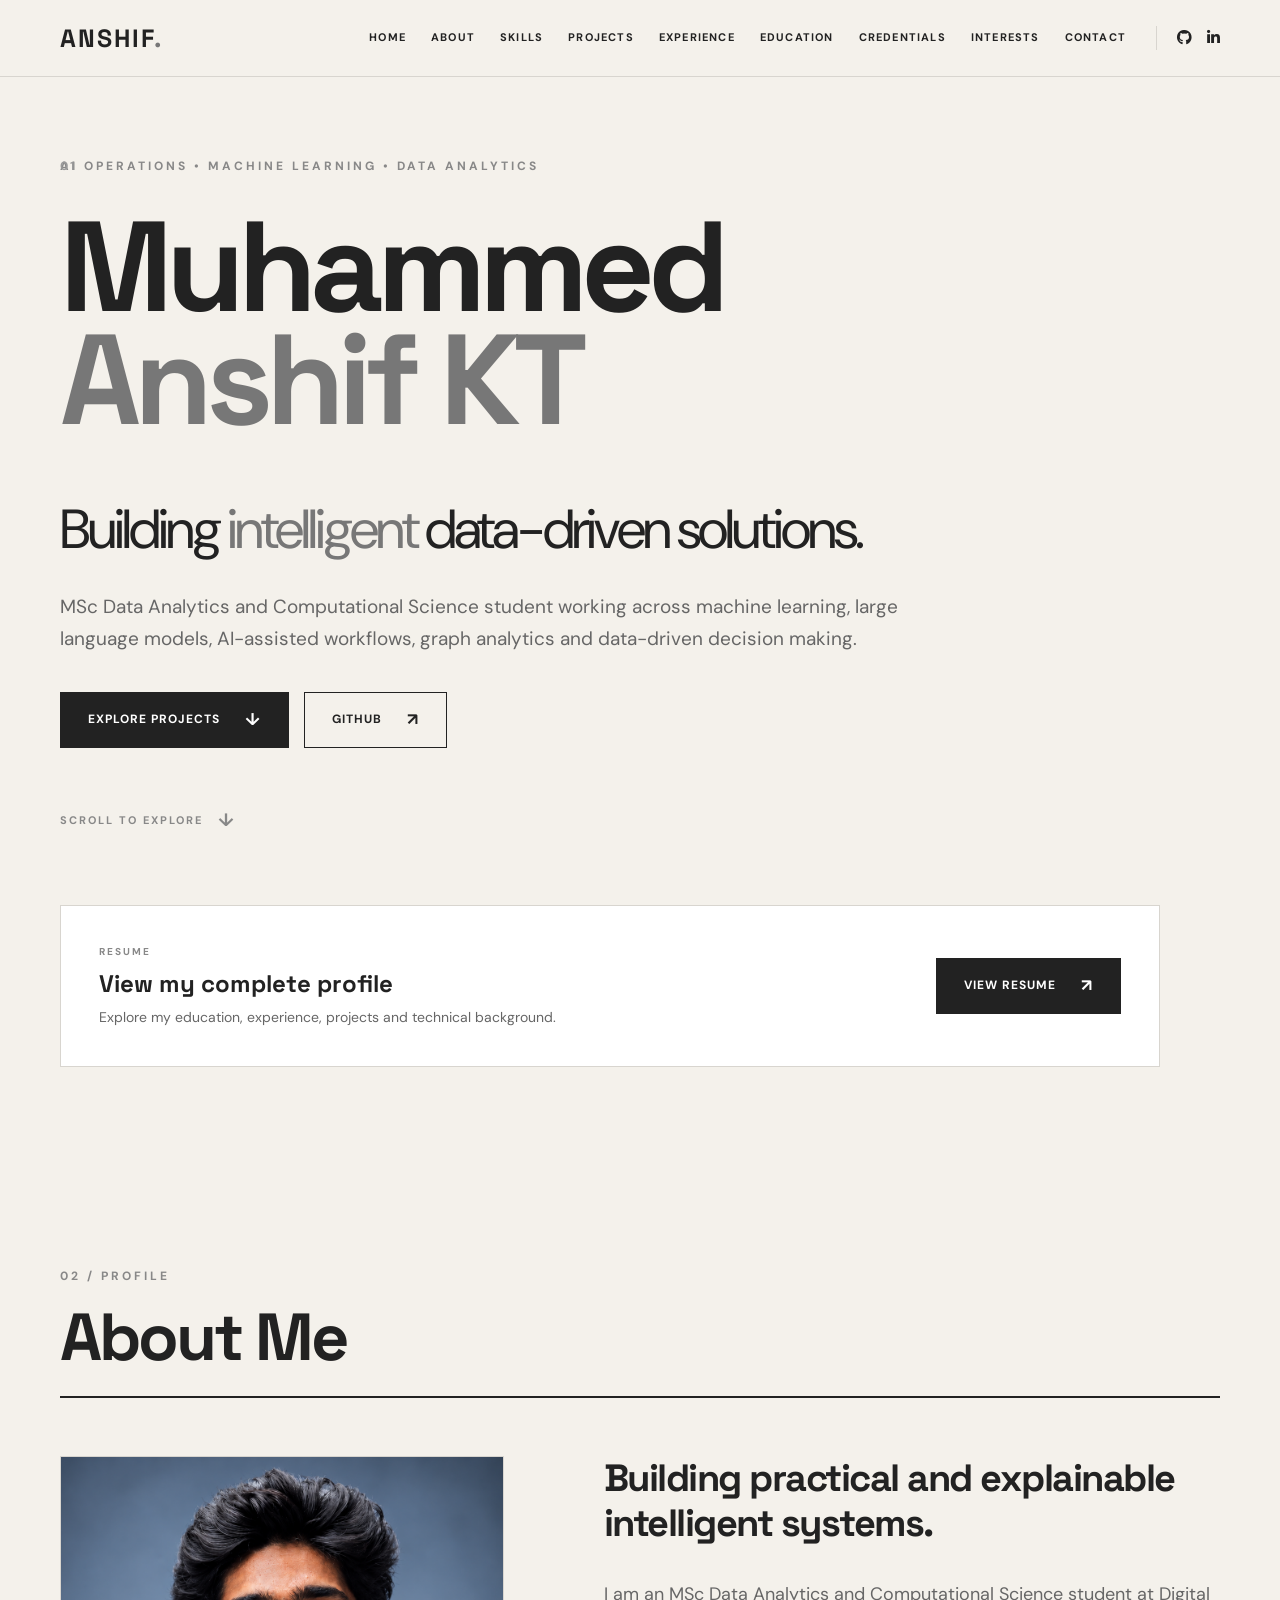
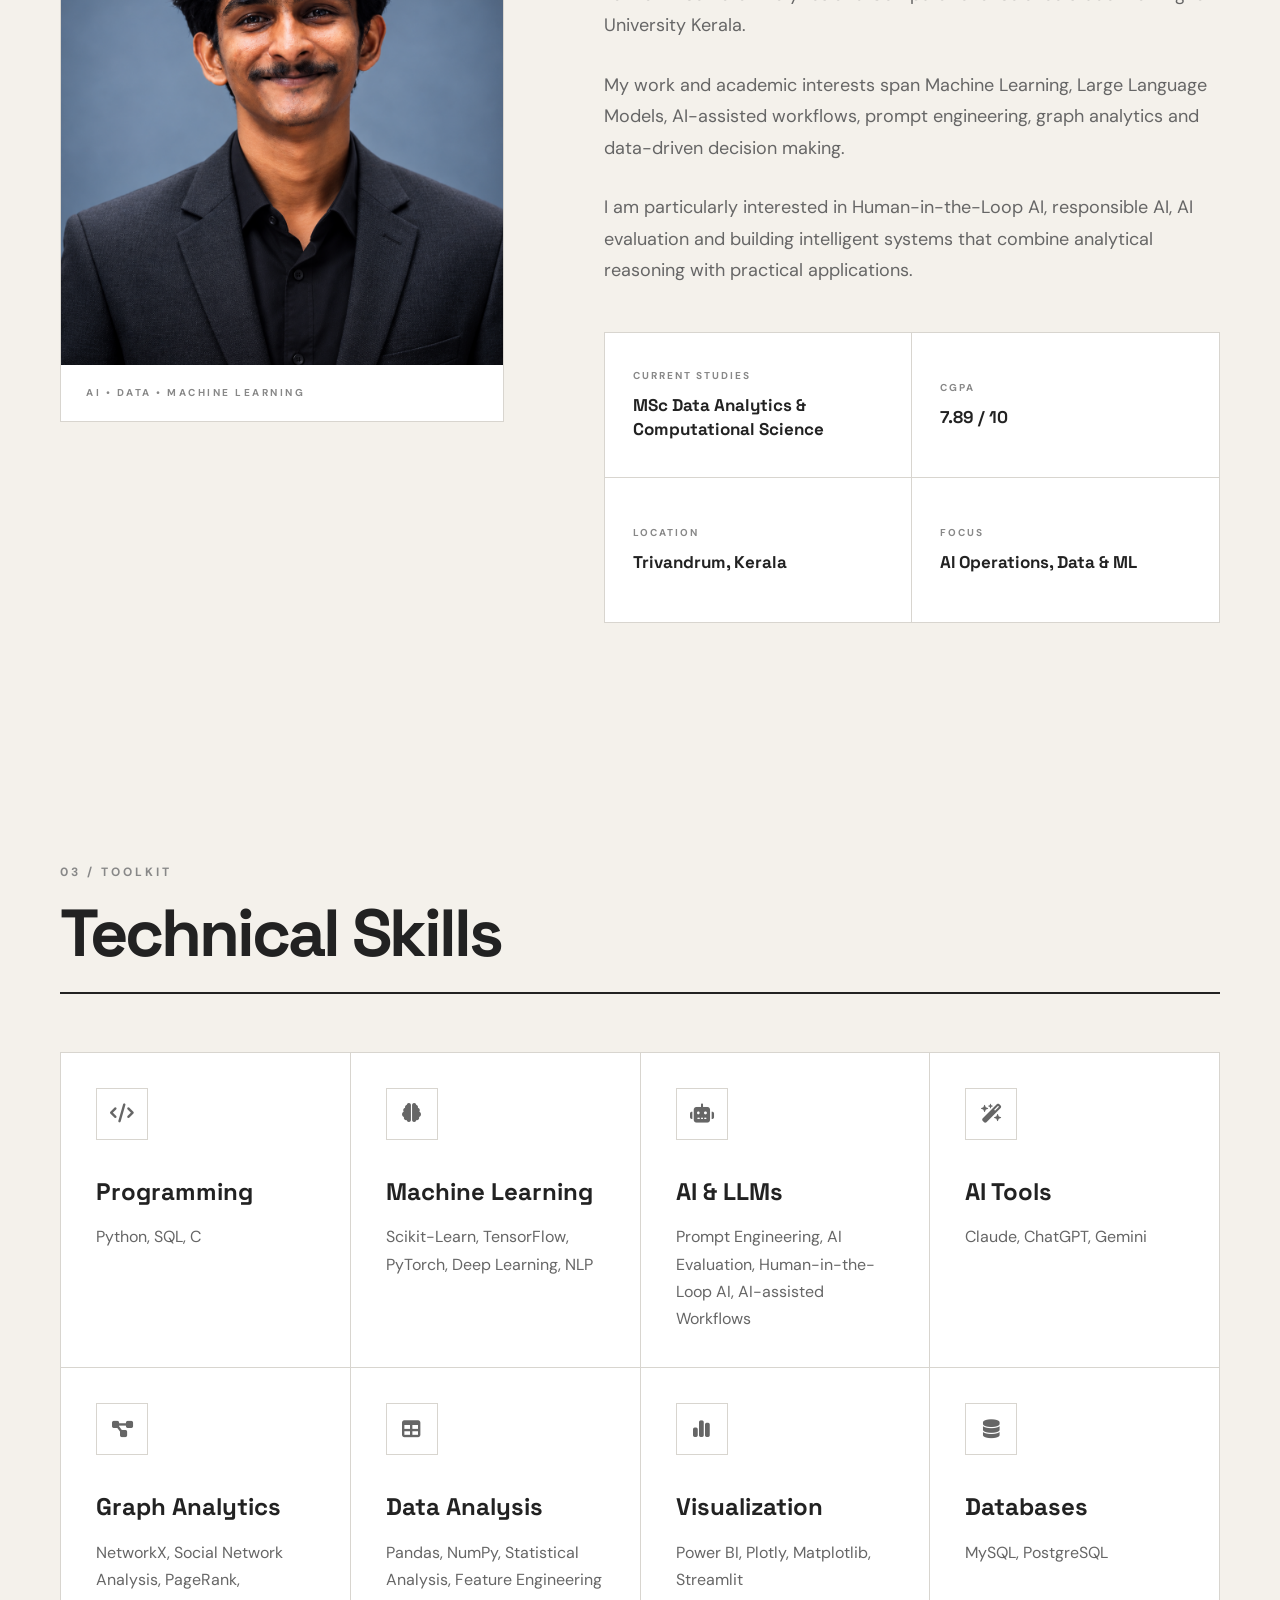
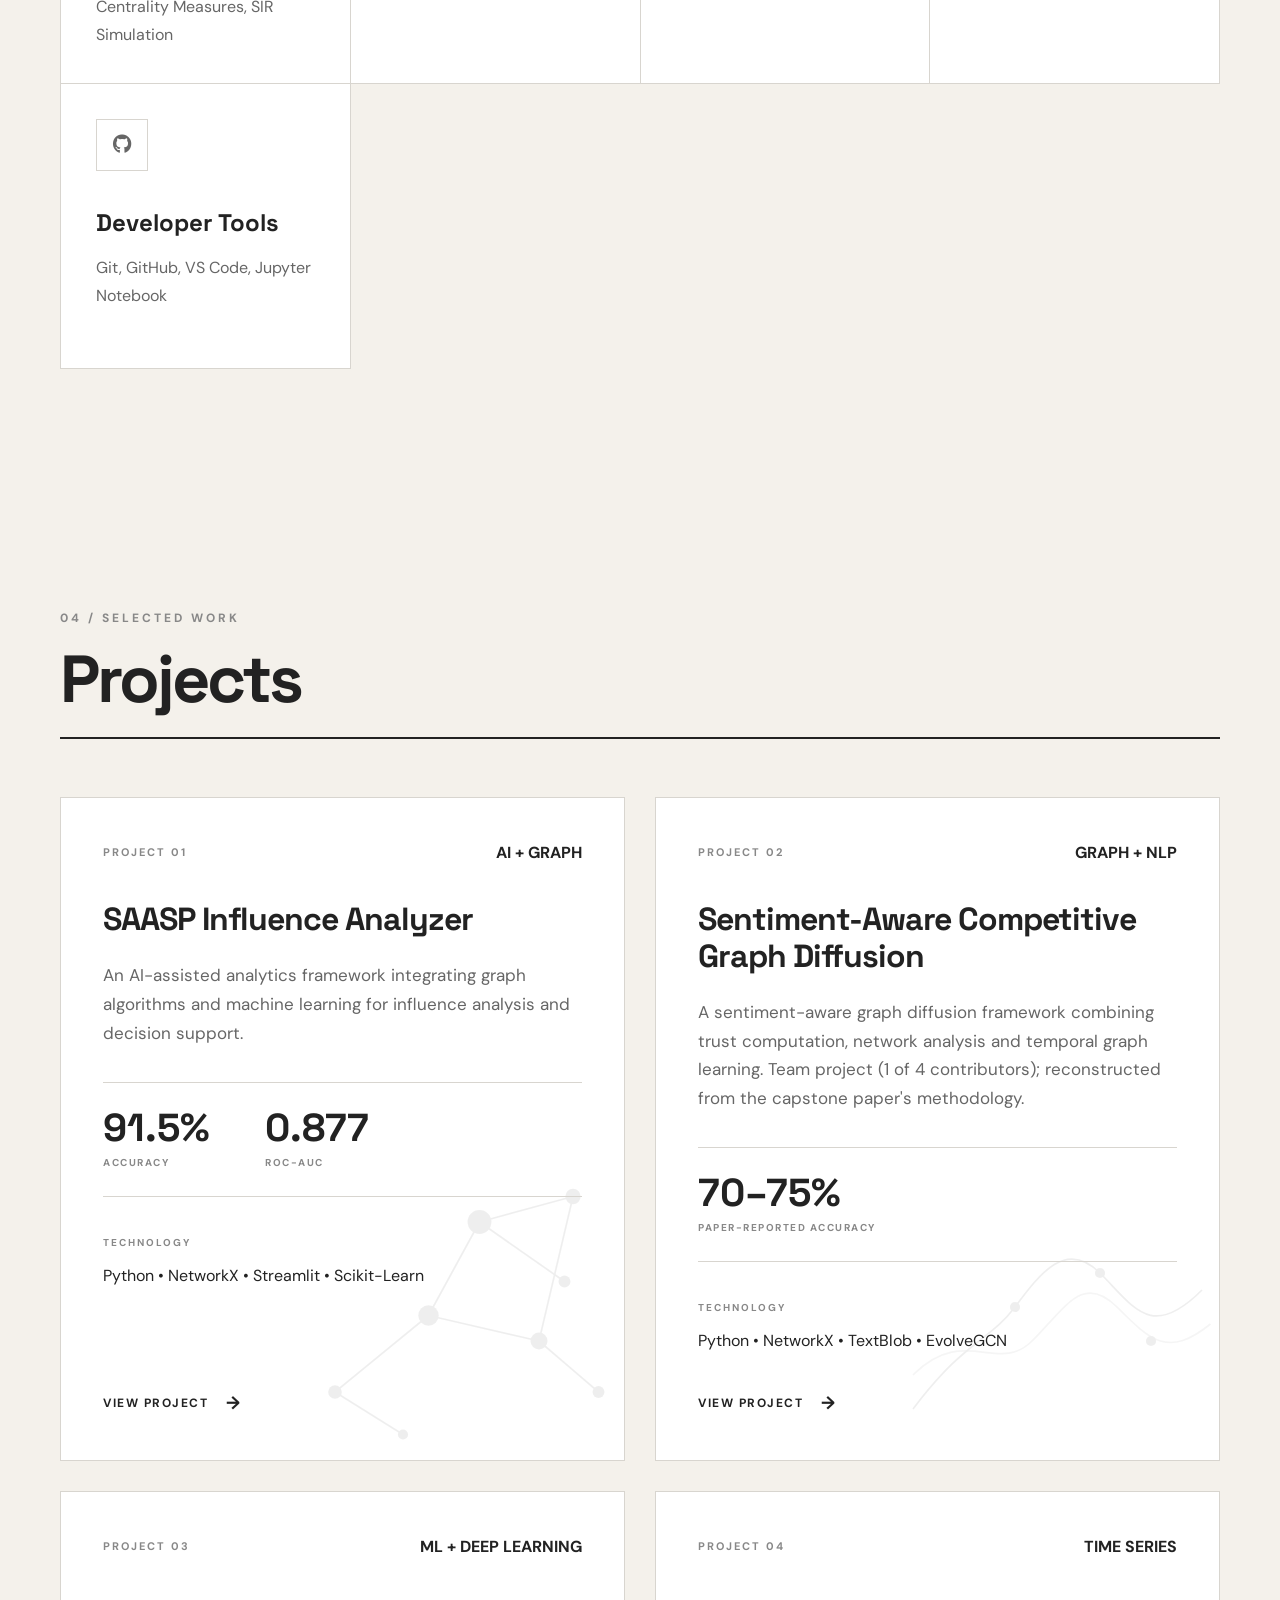
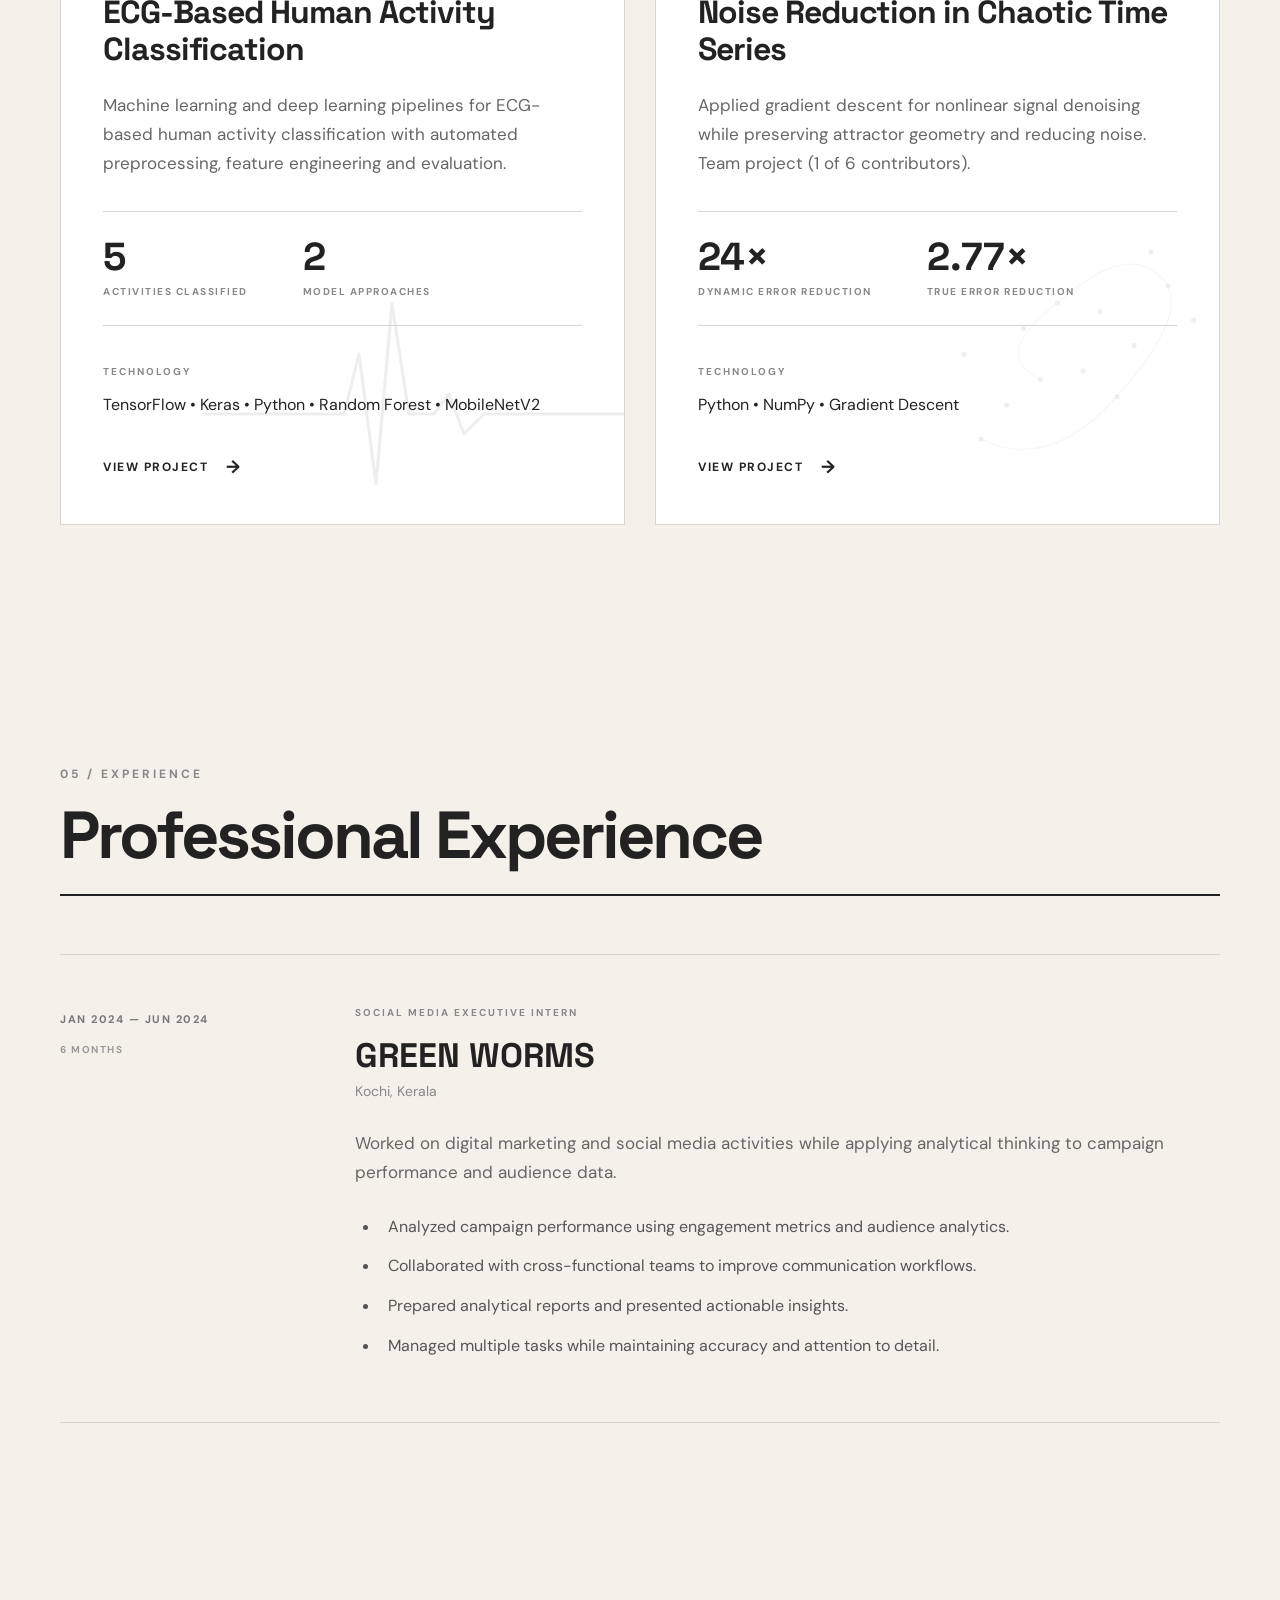
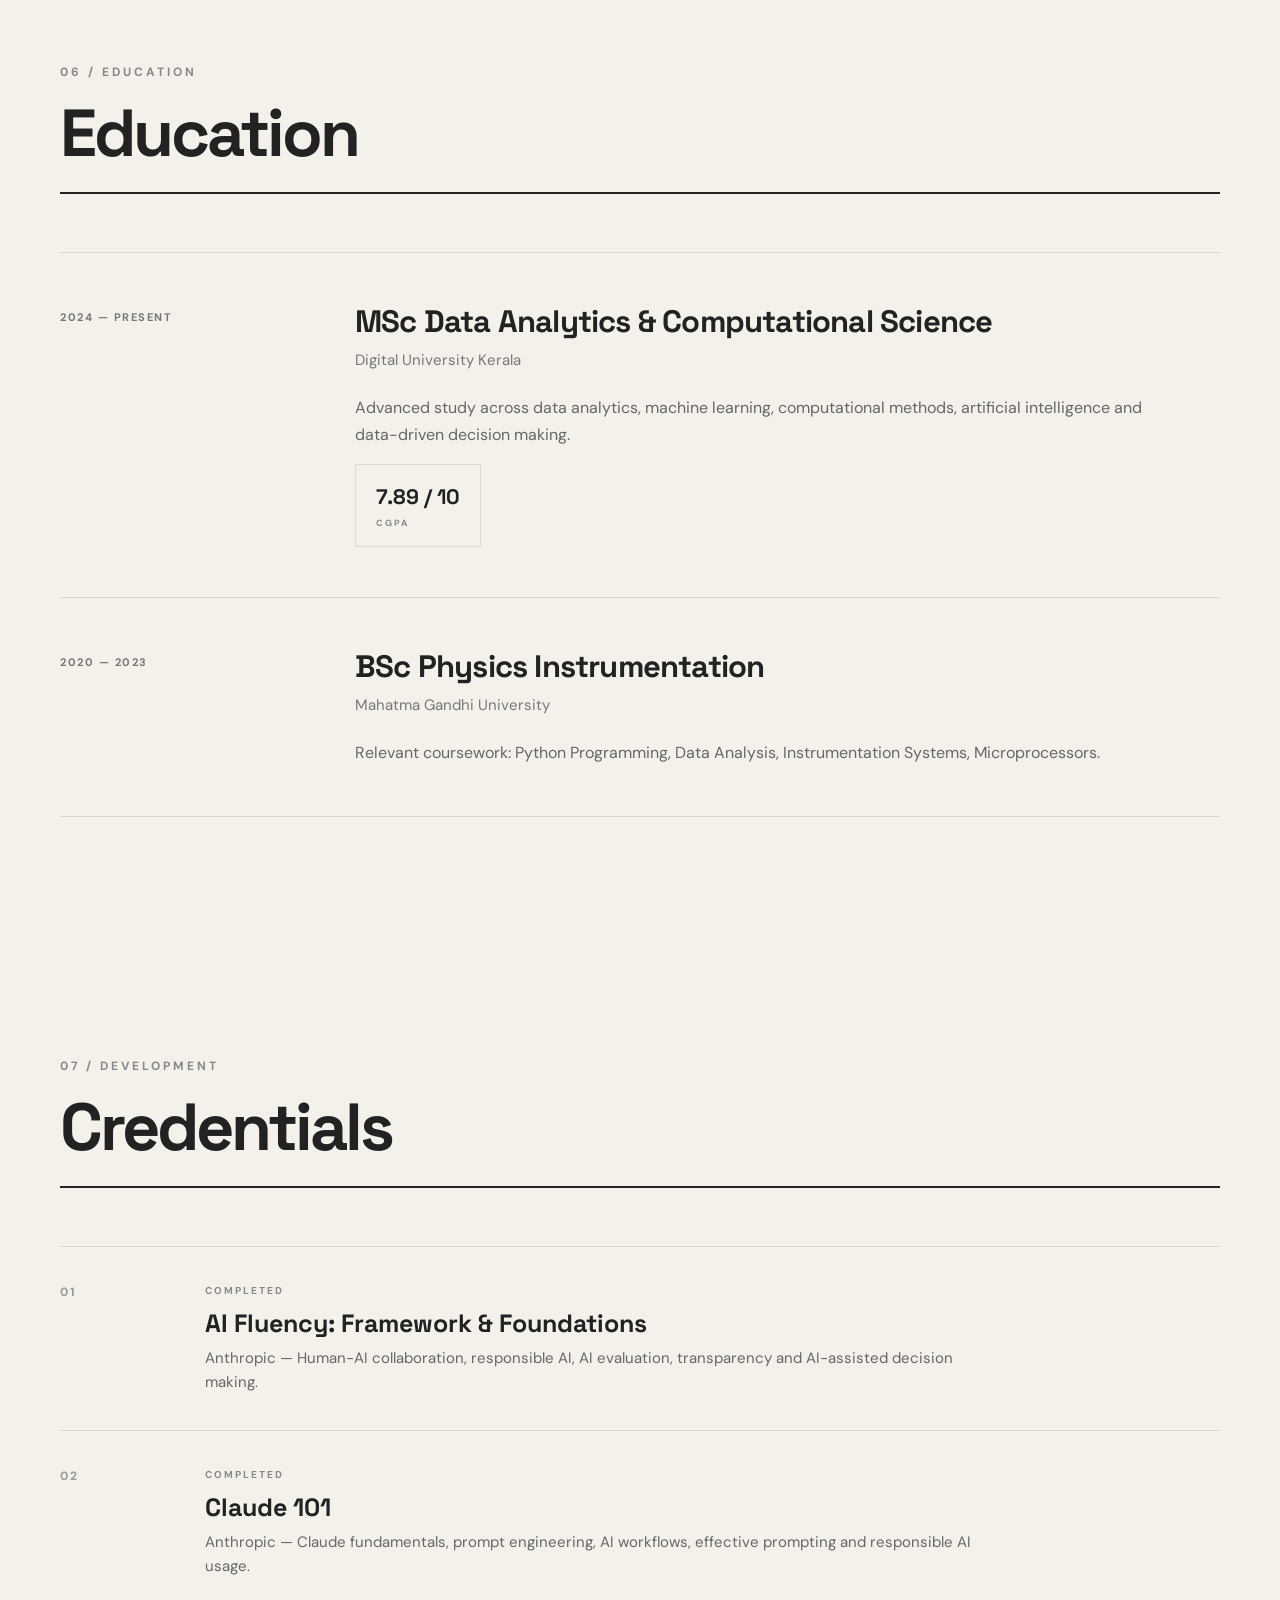
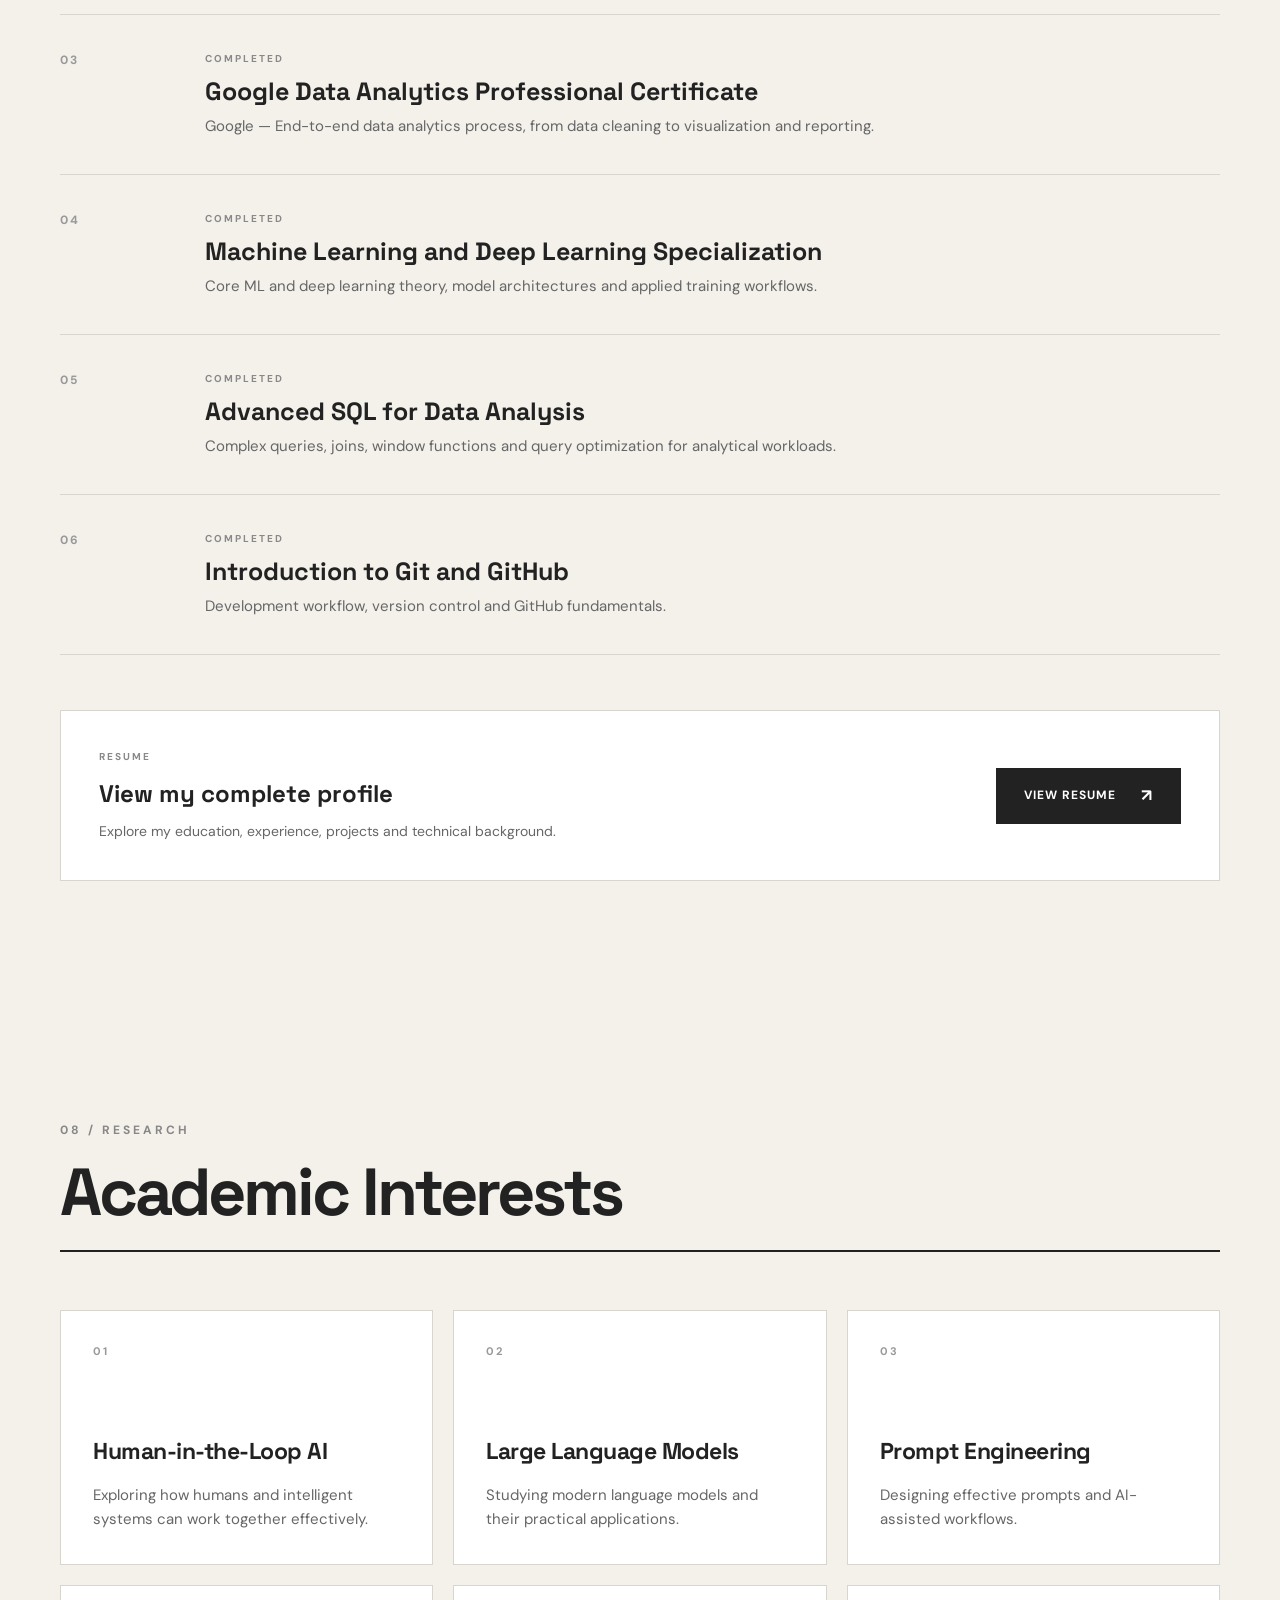
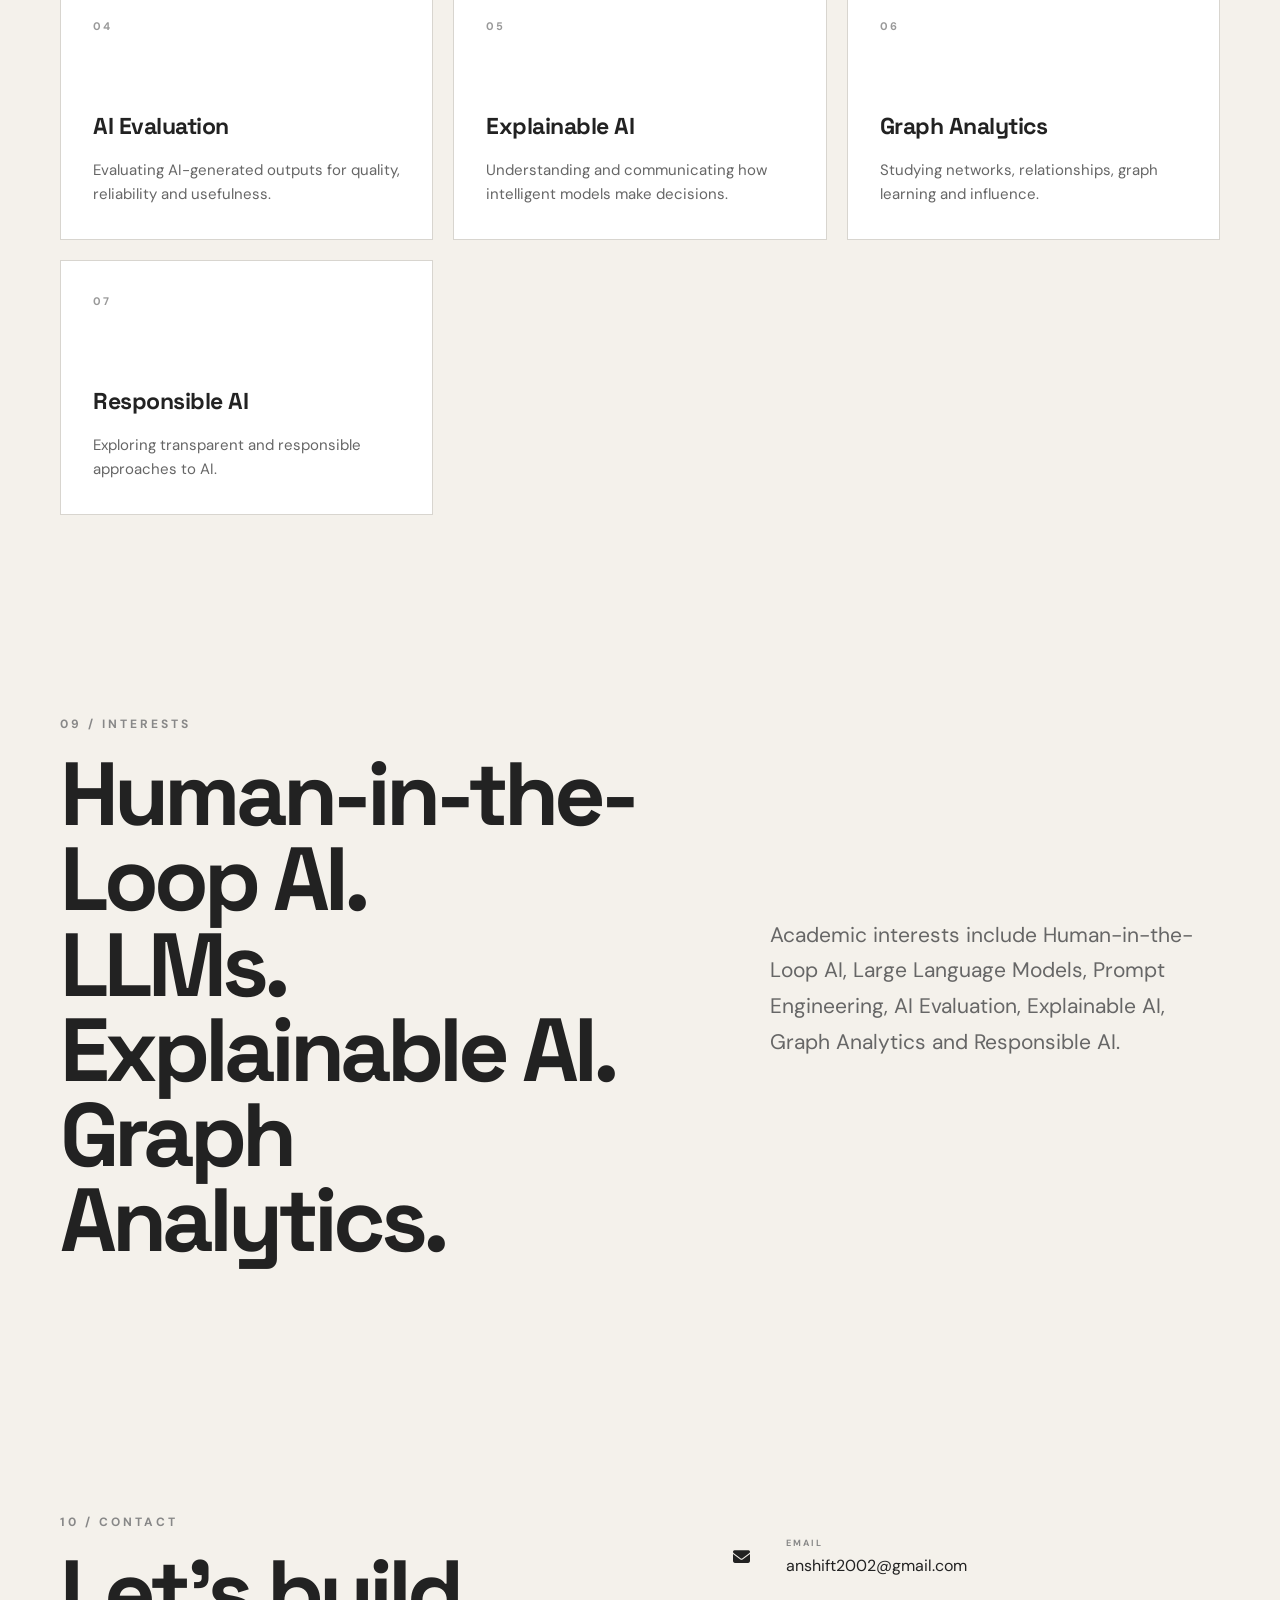
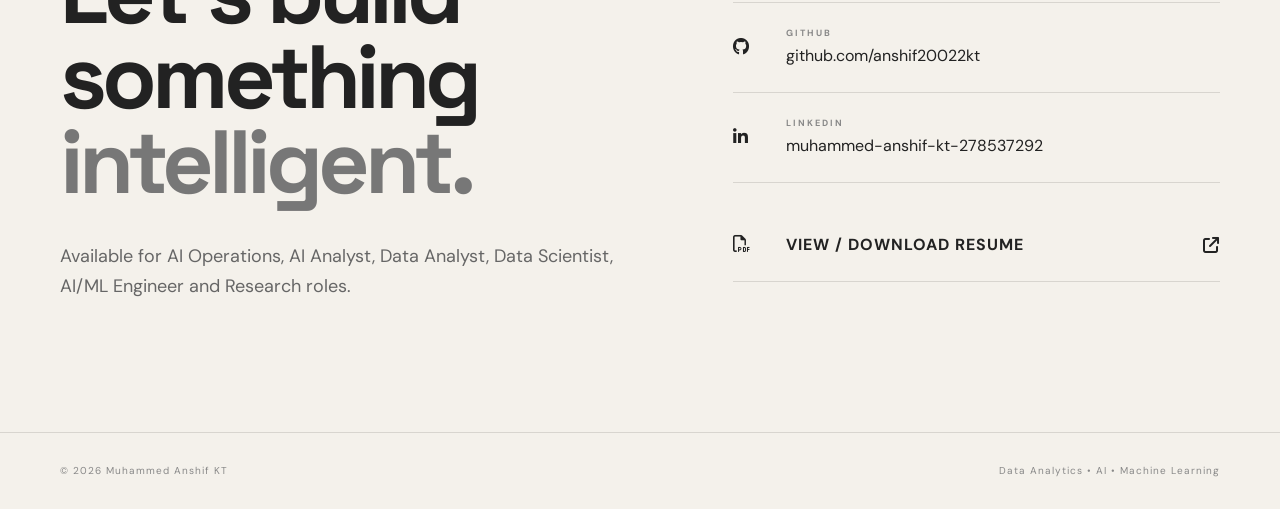
<file: index.html>
<!DOCTYPE html>
<html lang="en">

<head>

    <meta charset="UTF-8">

    <meta
        name="viewport"
        content="width=device-width, initial-scale=1.0"
    >

    <meta
        name="description"
        content="Muhammed Anshif KT — AI Operations, Machine Learning and Data Analytics Portfolio"
    >

    <title>Muhammed Anshif KT | AI & Data Portfolio</title>

    <!-- Favicon -->
    <link rel="icon" type="image/svg+xml" href="assets/favicon.svg">
    <link rel="alternate icon" href="assets/favicon.svg">

    <!-- Open Graph -->
    <meta property="og:type" content="website">
    <meta property="og:title" content="Muhammed Anshif KT | AI & Data Portfolio">
    <meta property="og:description" content="MSc Data Analytics and Computational Science student working across machine learning, LLMs, graph analytics and data-driven decision making.">
    <meta property="og:url" content="https://anshif20022kt.github.io/">
    <meta property="og:image" content="https://anshif20022kt.github.io/assets/og-preview.png">
    <meta property="og:image:width" content="1200">
    <meta property="og:image:height" content="630">

    <!-- Twitter Card -->
    <meta name="twitter:card" content="summary_large_image">
    <meta name="twitter:title" content="Muhammed Anshif KT | AI & Data Portfolio">
    <meta name="twitter:description" content="MSc Data Analytics and Computational Science student working across machine learning, LLMs, graph analytics and data-driven decision making.">
    <meta name="twitter:image" content="https://anshif20022kt.github.io/assets/og-preview.png">

    <!-- Structured data -->
    <script type="application/ld+json">
    {
        "@context": "https://schema.org",
        "@type": "Person",
        "name": "Muhammed Anshif KT",
        "url": "https://anshif20022kt.github.io/",
        "jobTitle": "AI Operations & Data Analytics",
        "email": "mailto:anshift2002@gmail.com",
        "sameAs": [
            "https://github.com/anshif20022kt",
            "https://www.linkedin.com/in/muhammed-anshif-kt-278537292"
        ],
        "alumniOf": [
            {
                "@type": "CollegeOrUniversity",
                "name": "Digital University Kerala"
            },
            {
                "@type": "CollegeOrUniversity",
                "name": "Mahatma Gandhi University"
            }
        ]
    }
    </script>

    <!-- Google Fonts -->
    <link rel="preconnect" href="https://fonts.googleapis.com">

    <link
        rel="preconnect"
        href="https://fonts.gstatic.com"
        crossorigin
    >

    <link
        href="https://fonts.googleapis.com/css2?family=DM+Sans:wght@400;500;600;700&family=Space+Grotesk:wght@400;500;600;700&display=swap"
        rel="stylesheet"
    >

    <!-- Font Awesome -->
    <link
        rel="stylesheet"
        href="https://cdnjs.cloudflare.com/ajax/libs/font-awesome/6.5.2/css/all.min.css"
    >

    <!-- Main CSS -->
    <link
        rel="stylesheet"
        href="style.css"
    >

</head>


<body>

    <!-- =====================================================
         NAVIGATION
    ====================================================== -->

    <header class="header">

        <a
            href="#home"
            class="brand"
            aria-label="Muhammed Anshif KT Home"
        >
            ANSHIF<span>.</span>
        </a>


        <button
            id="menuToggle"
            class="menu-toggle"
            type="button"
            aria-label="Open navigation menu"
            aria-expanded="false"
        >
            <i class="fa-solid fa-bars"></i>
        </button>


        <nav
            id="nav"
            aria-label="Main navigation"
        >

            <a href="#home">Home</a>

            <a href="#about">About</a>

            <a href="#skills">Skills</a>

            <a href="#projects">Projects</a>

            <a href="#experience">Experience</a>

            <a href="#education">Education</a>

            <a href="#certifications">Credentials</a>

            <a href="#interests">Interests</a>

            <a href="#contact">Contact</a>


            <div class="nav-socials">

                <a
                    href="https://github.com/anshif20022kt"
                    target="_blank"
                    rel="noopener noreferrer"
                    aria-label="GitHub"
                >
                    <i class="fa-brands fa-github"></i>
                </a>


                <a
                    href="https://www.linkedin.com/in/muhammed-anshif-kt-278537292"
                    target="_blank"
                    rel="noopener noreferrer"
                    aria-label="LinkedIn"
                >
                    <i class="fa-brands fa-linkedin-in"></i>
                </a>

            </div>

        </nav>

    </header>


    <main id="home">

        <!-- =================================================
             HOME / HERO
        ================================================== -->

        <section class="hero section">

            <div class="hero-number">
                01
            </div>


            <div class="hero-grid">

                <div class="hero-main">

                    <p class="label">
                        AI OPERATIONS • MACHINE LEARNING • DATA ANALYTICS
                    </p>


                    <h1>
                        Muhammed
                        <br>
                        <span>Anshif KT</span>
                    </h1>


                    <p class="hero-tagline">
                        Building
                        <em>intelligent</em>
                        data-driven solutions.
                    </p>


                    <p class="hero-description">
                        MSc Data Analytics and Computational Science
                        student working across machine learning,
                        large language models, AI-assisted workflows,
                        graph analytics and data-driven decision making.
                    </p>


                    <div class="hero-buttons">

                        <a
                            href="#projects"
                            class="button primary-button"
                        >
                            Explore Projects
                            <span>↓</span>
                        </a>


                        <a
                            href="https://github.com/anshif20022kt"
                            class="button secondary-button"
                            target="_blank"
                            rel="noopener noreferrer"
                        >
                            GitHub
                            <span>↗</span>
                        </a>

                    </div>


                    <a
                        href="#about"
                        class="scroll-hint"
                    >
                        Scroll to explore
                        <span>↓</span>
                    </a>


                    <!-- =================================================
                         HERO RESUME / PROFILE CARD
                    ================================================== -->

                    <div class="hero-resume-box">

                        <div>

                            <p class="detail-label">
                                RESUME
                            </p>


                            <h3>
                                View my complete profile
                            </h3>


                            <p>
                                Explore my education, experience,
                                projects and technical background.
                            </p>

                        </div>


                        <a
                            href="assets/Anshif-KT-Resume.pdf"
                            class="button primary-button"
                            target="_blank"
                            rel="noopener noreferrer"
                        >
                            View Resume
                            <span>↗</span>
                        </a>

                    </div>

                </div>

            </div>

        </section>


        <!-- =================================================
             ABOUT
        ================================================== -->

        <section
            id="about"
            class="section"
        >

            <div class="section-title">

                <p class="label">
                    02 / PROFILE
                </p>


                <h2>
                    About Me
                </h2>

            </div>


            <div class="about-grid">

                <div class="profile-card">

                    <div class="profile-photo-wrap">

                        <img
                            src="assets/profile-photo.png"
                            alt="Muhammed Anshif KT"
                            class="profile-photo"
                            loading="lazy"
                            width="640"
                            height="736"
                        >

                    </div>


                    <p>
                        AI • DATA • MACHINE LEARNING
                    </p>

                </div>


                <div class="about-copy">

                    <h3>
                        Building practical and explainable
                        intelligent systems.
                    </h3>


                    <p>
                        I am an MSc Data Analytics and Computational
                        Science student at Digital University Kerala.
                    </p>


                    <p>
                        My work and academic interests span Machine
                        Learning, Large Language Models, AI-assisted
                        workflows, prompt engineering, graph analytics
                        and data-driven decision making.
                    </p>


                    <p>
                        I am particularly interested in
                        Human-in-the-Loop AI, responsible AI,
                        AI evaluation and building intelligent systems
                        that combine analytical reasoning with
                        practical applications.
                    </p>


                    <div class="facts">

                        <div>

                            <small>
                                CURRENT STUDIES
                            </small>

                            <strong>
                                MSc Data Analytics &
                                Computational Science
                            </strong>

                        </div>


                        <div>

                            <small>
                                CGPA
                            </small>

                            <strong>
                                7.89 / 10
                            </strong>

                        </div>


                        <div>

                            <small>
                                LOCATION
                            </small>

                            <strong>
                                Trivandrum, Kerala
                            </strong>

                        </div>


                        <div>

                            <small>
                                FOCUS
                            </small>

                            <strong>
                                AI Operations, Data & ML
                            </strong>

                        </div>

                    </div>

                </div>

            </div>

        </section>


        <!-- =================================================
             TECHNICAL SKILLS
        ================================================== -->

        <section
            id="skills"
            class="section"
        >

            <div class="section-title">

                <p class="label">
                    03 / TOOLKIT
                </p>


                <h2>
                    Technical Skills
                </h2>

            </div>


            <div class="skills-grid">

                <div class="skill-card">

                    <div class="skill-icon">
                        <i class="fa-solid fa-code"></i>
                    </div>

                    <h3>
                        Programming
                    </h3>

                    <p>
                        Python, SQL, C
                    </p>

                </div>


                <div class="skill-card">

                    <div class="skill-icon">
                        <i class="fa-solid fa-brain"></i>
                    </div>

                    <h3>
                        Machine Learning
                    </h3>

                    <p>
                        Scikit-Learn, TensorFlow, PyTorch,
                        Deep Learning, NLP
                    </p>

                </div>


                <div class="skill-card">

                    <div class="skill-icon">
                        <i class="fa-solid fa-robot"></i>
                    </div>

                    <h3>
                        AI & LLMs
                    </h3>

                    <p>
                        Prompt Engineering, AI Evaluation,
                        Human-in-the-Loop AI, AI-assisted Workflows
                    </p>

                </div>


                <div class="skill-card">

                    <div class="skill-icon">
                        <i class="fa-solid fa-wand-magic-sparkles"></i>
                    </div>

                    <h3>
                        AI Tools
                    </h3>

                    <p>
                        Claude, ChatGPT, Gemini
                    </p>

                </div>


                <div class="skill-card">

                    <div class="skill-icon">
                        <i class="fa-solid fa-diagram-project"></i>
                    </div>

                    <h3>
                        Graph Analytics
                    </h3>

                    <p>
                        NetworkX, Social Network Analysis,
                        PageRank, Centrality Measures, SIR Simulation
                    </p>

                </div>


                <div class="skill-card">

                    <div class="skill-icon">
                        <i class="fa-solid fa-table"></i>
                    </div>

                    <h3>
                        Data Analysis
                    </h3>

                    <p>
                        Pandas, NumPy, Statistical Analysis,
                        Feature Engineering
                    </p>

                </div>


                <div class="skill-card">

                    <div class="skill-icon">
                        <i class="fa-solid fa-chart-simple"></i>
                    </div>

                    <h3>
                        Visualization
                    </h3>

                    <p>
                        Power BI, Plotly, Matplotlib,
                        Streamlit
                    </p>

                </div>


                <div class="skill-card">

                    <div class="skill-icon">
                        <i class="fa-solid fa-database"></i>
                    </div>

                    <h3>
                        Databases
                    </h3>

                    <p>
                        MySQL, PostgreSQL
                    </p>

                </div>


                <div class="skill-card">

                    <div class="skill-icon">
                        <i class="fa-brands fa-github"></i>
                    </div>

                    <h3>
                        Developer Tools
                    </h3>

                    <p>
                        Git, GitHub, VS Code, Jupyter Notebook
                    </p>

                </div>

            </div>

        </section>


        <!-- =================================================
             PROJECTS
        ================================================== -->

        <section
            id="projects"
            class="section"
        >

            <div class="section-title">

                <p class="label">
                    04 / SELECTED WORK
                </p>


                <h2>
                    Projects
                </h2>

            </div>


            <div class="projects-grid">


                <!-- =================================================
                     PROJECT 01
                ================================================== -->

                <article class="project-card bg-network">

                    <div class="project-top">

                        <span>
                            PROJECT 01
                        </span>

                        <strong>
                            AI + GRAPH
                        </strong>

                    </div>


                    <h3>
                        SAASP Influence Analyzer
                    </h3>


                    <p class="project-description">
                        An AI-assisted analytics framework integrating
                        graph algorithms and machine learning for
                        influence analysis and decision support.
                    </p>


                    <div class="project-results">

                        <div>

                            <strong>
                                91.5%
                            </strong>

                            <span>
                                ACCURACY
                            </span>

                        </div>


                        <div>

                            <strong>
                                0.877
                            </strong>

                            <span>
                                ROC-AUC
                            </span>

                        </div>

                    </div>


                    <div class="project-tech">

                        <small>
                            TECHNOLOGY
                        </small>

                        <p>
                            Python • NetworkX • Streamlit •
                            Scikit-Learn
                        </p>

                    </div>


                    <a
                        href="https://github.com/anshif20022kt/Influential-Node-Detection-in-Complex-Networks"
                        target="_blank"
                        rel="noopener noreferrer"
                        class="project-link"
                    >
                        View Project
                        <span>→</span>
                    </a>

                </article>


                <!-- =================================================
                     PROJECT 02
                ================================================== -->

                <article class="project-card bg-diffusion">

                    <div class="project-top">

                        <span>
                            PROJECT 02
                        </span>

                        <strong>
                            GRAPH + NLP
                        </strong>

                    </div>


                    <h3>
                        Sentiment-Aware Competitive
                        Graph Diffusion
                    </h3>


                    <p class="project-description">
                        A sentiment-aware graph diffusion framework
                        combining trust computation, network analysis
                        and temporal graph learning. Team project
                        (1 of 4 contributors); reconstructed from the
                        capstone paper's methodology.
                    </p>


                    <div class="project-results single-result">

                        <div>

                            <strong>
                                70–75%
                            </strong>

                            <span>
                                PAPER-REPORTED ACCURACY
                            </span>

                        </div>

                    </div>


                    <div class="project-tech">

                        <small>
                            TECHNOLOGY
                        </small>

                        <p>
                            Python • NetworkX • TextBlob • EvolveGCN
                        </p>

                    </div>


                    <a
                        href="https://github.com/anshif20022kt/sentiment-aware-graph-diffusion"
                        target="_blank"
                        rel="noopener noreferrer"
                        class="project-link"
                    >
                        View Project
                        <span>→</span>
                    </a>

                </article>


                <!-- =================================================
                     PROJECT 03
                ================================================== -->

                <article class="project-card bg-ecg">

                    <div class="project-top">

                        <span>
                            PROJECT 03
                        </span>

                        <strong>
                            ML + DEEP LEARNING
                        </strong>

                    </div>


                    <h3>
                        ECG-Based Human Activity
                        Classification
                    </h3>


                    <p class="project-description">
                        Machine learning and deep learning pipelines
                        for ECG-based human activity classification
                        with automated preprocessing, feature engineering
                        and evaluation.
                    </p>


                    <div class="project-results">

                        <div>

                            <strong>
                                5
                            </strong>

                            <span>
                                ACTIVITIES CLASSIFIED
                            </span>

                        </div>


                        <div>

                            <strong>
                                2
                            </strong>

                            <span>
                                MODEL APPROACHES
                            </span>

                        </div>

                    </div>


                    <div class="project-tech">

                        <small>
                            TECHNOLOGY
                        </small>

                        <p>
                            TensorFlow • Keras • Python •
                            Random Forest • MobileNetV2
                        </p>

                    </div>


                    <a
                        href="https://github.com/anshif20022kt/Deep-Learning-Capstone_project"
                        target="_blank"
                        rel="noopener noreferrer"
                        class="project-link"
                    >
                        View Project
                        <span>→</span>
                    </a>

                </article>


                <!-- =================================================
                     PROJECT 04
                ================================================== -->

                <article class="project-card bg-attractor">

                    <div class="project-top">

                        <span>
                            PROJECT 04
                        </span>

                        <strong>
                            TIME SERIES
                        </strong>

                    </div>


                    <h3>
                        Noise Reduction in
                        Chaotic Time Series
                    </h3>


                    <p class="project-description">
                        Applied gradient descent for nonlinear signal
                        denoising while preserving attractor geometry
                        and reducing noise. Team project (1 of 6
                        contributors).
                    </p>


                    <div class="project-results">

                        <div>

                            <strong>
                                24×
                            </strong>

                            <span>
                                DYNAMIC ERROR REDUCTION
                            </span>

                        </div>


                        <div>

                            <strong>
                                2.77×
                            </strong>

                            <span>
                                TRUE ERROR REDUCTION
                            </span>

                        </div>

                    </div>


                    <div class="project-tech">

                        <small>
                            TECHNOLOGY
                        </small>

                        <p>
                            Python • NumPy • Gradient Descent
                        </p>

                    </div>


                    <a
                        href="https://github.com/anshif20022kt/Noise-Reduction-"
                        target="_blank"
                        rel="noopener noreferrer"
                        class="project-link"
                    >
                        View Project
                        <span>→</span>
                    </a>

                </article>


            </div>

        </section>


        <!-- =================================================
             EXPERIENCE
        ================================================== -->

        <section
            id="experience"
            class="section"
        >

            <div class="section-title">

                <p class="label">
                    05 / EXPERIENCE
                </p>


                <h2>
                    Professional Experience
                </h2>

            </div>


            <div class="experience-list">

                <article class="experience-item">

                    <div class="experience-date">

                        <time>
                            JAN 2024 — JUN 2024
                        </time>

                        <p>
                            6 MONTHS
                        </p>

                    </div>


                    <div class="experience-content">

                        <p class="journey-category">
                            SOCIAL MEDIA EXECUTIVE INTERN
                        </p>


                        <h3>
                            GREEN WORMS
                        </h3>


                        <p class="experience-location">
                            Kochi, Kerala
                        </p>


                        <p>
                            Worked on digital marketing and social media
                            activities while applying analytical thinking
                            to campaign performance and audience data.
                        </p>


                        <ul>

                            <li>
                                Analyzed campaign performance using
                                engagement metrics and audience analytics.
                            </li>

                            <li>
                                Collaborated with cross-functional teams
                                to improve communication workflows.
                            </li>

                            <li>
                                Prepared analytical reports and presented
                                actionable insights.
                            </li>

                            <li>
                                Managed multiple tasks while maintaining
                                accuracy and attention to detail.
                            </li>

                        </ul>

                    </div>

                </article>

            </div>

        </section>


        <!-- =================================================
             EDUCATION
        ================================================== -->

        <section
            id="education"
            class="section"
        >

            <div class="section-title">

                <p class="label">
                    06 / EDUCATION
                </p>


                <h2>
                    Education
                </h2>

            </div>


            <div class="education-list">

                <article class="education-item">

                    <div class="education-date">

                        <time>
                            2024 — PRESENT
                        </time>

                    </div>


                    <div class="education-content">

                        <h3>
                            MSc Data Analytics & Computational Science
                        </h3>


                        <p class="education-institution">
                            Digital University Kerala
                        </p>


                        <p class="education-coursework">
                            Advanced study across data analytics,
                            machine learning, computational methods,
                            artificial intelligence and data-driven
                            decision making.
                        </p>


                        <div class="education-highlight">

                            <strong>
                                7.89 / 10
                            </strong>

                            <span>
                                CGPA
                            </span>

                        </div>

                    </div>

                </article>


                <article class="education-item">

                    <div class="education-date">

                        <time>
                            2020 — 2023
                        </time>

                    </div>


                    <div class="education-content">

                        <h3>
                            BSc Physics Instrumentation
                        </h3>


                        <p class="education-institution">
                            Mahatma Gandhi University
                        </p>


                        <p class="education-coursework">
                            Relevant coursework: Python Programming,
                            Data Analysis, Instrumentation Systems,
                            Microprocessors.
                        </p>

                    </div>

                </article>

            </div>

        </section>


        <!-- =================================================
             CREDENTIALS
        ================================================== -->

        <section
            id="certifications"
            class="section"
        >

            <div class="section-title">

                <p class="label">
                    07 / DEVELOPMENT
                </p>


                <h2>
                    Credentials
                </h2>

            </div>


            <div class="certification-list">

                <article class="certification">

                    <div class="certification-number">
                        01
                    </div>


                    <div class="certification-content">

                        <p class="certification-status">
                            COMPLETED
                        </p>


                        <h3>
                            AI Fluency: Framework & Foundations
                        </h3>


                        <span>
                            Anthropic — Human-AI collaboration,
                            responsible AI, AI evaluation,
                            transparency and AI-assisted decision
                            making.
                        </span>

                    </div>

                </article>


                <article class="certification">

                    <div class="certification-number">
                        02
                    </div>


                    <div class="certification-content">

                        <p class="certification-status">
                            COMPLETED
                        </p>


                        <h3>
                            Claude 101
                        </h3>


                        <span>
                            Anthropic — Claude fundamentals, prompt
                            engineering, AI workflows, effective
                            prompting and responsible AI usage.
                        </span>

                    </div>

                </article>


                <article class="certification">

                    <div class="certification-number">
                        03
                    </div>


                    <div class="certification-content">

                        <p class="certification-status">
                            COMPLETED
                        </p>


                        <h3>
                            Google Data Analytics Professional
                            Certificate
                        </h3>


                        <span>
                            Google — End-to-end data analytics
                            process, from data cleaning to
                            visualization and reporting.
                        </span>

                    </div>

                </article>


                <article class="certification">

                    <div class="certification-number">
                        04
                    </div>


                    <div class="certification-content">

                        <p class="certification-status">
                            COMPLETED
                        </p>


                        <h3>
                            Machine Learning and Deep Learning
                            Specialization
                        </h3>


                        <span>
                            Core ML and deep learning theory,
                            model architectures and applied
                            training workflows.
                        </span>

                    </div>

                </article>


                <article class="certification">

                    <div class="certification-number">
                        05
                    </div>


                    <div class="certification-content">

                        <p class="certification-status">
                            COMPLETED
                        </p>


                        <h3>
                            Advanced SQL for Data Analysis
                        </h3>


                        <span>
                            Complex queries, joins, window
                            functions and query optimization for
                            analytical workloads.
                        </span>

                    </div>

                </article>


                <article class="certification">

                    <div class="certification-number">
                        06
                    </div>


                    <div class="certification-content">

                        <p class="certification-status">
                            COMPLETED
                        </p>


                        <h3>
                            Introduction to Git and GitHub
                        </h3>


                        <span>
                            Development workflow, version control
                            and GitHub fundamentals.
                        </span>

                    </div>

                </article>

            </div>


            <div class="resume-box">

                <div>

                    <p class="detail-label">
                        RESUME
                    </p>


                    <h3>
                        View my complete profile
                    </h3>


                    <p>
                        Explore my education, experience,
                        projects and technical background.
                    </p>

                </div>


                <a
                    href="assets/Anshif-KT-Resume.pdf"
                    class="button primary-button"
                    target="_blank"
                    rel="noopener noreferrer"
                >
                    View Resume
                    <span>↗</span>
                </a>

            </div>

        </section>


        <!-- =================================================
             ACADEMIC INTERESTS
        ================================================== -->

        <section
            id="interests"
            class="section interests-section"
        >

            <div class="section-title">

                <p class="label">
                    08 / RESEARCH
                </p>


                <h2>
                    Academic Interests
                </h2>

            </div>


            <div class="interest-grid">

                <article class="interest-card">

                    <span>
                        01
                    </span>

                    <h3>
                        Human-in-the-Loop AI
                    </h3>

                    <p>
                        Exploring how humans and intelligent
                        systems can work together effectively.
                    </p>

                </article>


                <article class="interest-card">

                    <span>
                        02
                    </span>

                    <h3>
                        Large Language Models
                    </h3>

                    <p>
                        Studying modern language models and
                        their practical applications.
                    </p>

                </article>


                <article class="interest-card">

                    <span>
                        03
                    </span>

                    <h3>
                        Prompt Engineering
                    </h3>

                    <p>
                        Designing effective prompts and
                        AI-assisted workflows.
                    </p>

                </article>


                <article class="interest-card">

                    <span>
                        04
                    </span>

                    <h3>
                        AI Evaluation
                    </h3>

                    <p>
                        Evaluating AI-generated outputs for
                        quality, reliability and usefulness.
                    </p>

                </article>


                <article class="interest-card">

                    <span>
                        05
                    </span>

                    <h3>
                        Explainable AI
                    </h3>

                    <p>
                        Understanding and communicating how
                        intelligent models make decisions.
                    </p>

                </article>


                <article class="interest-card">

                    <span>
                        06
                    </span>

                    <h3>
                        Graph Analytics
                    </h3>

                    <p>
                        Studying networks, relationships,
                        graph learning and influence.
                    </p>

                </article>


                <article class="interest-card">

                    <span>
                        07
                    </span>

                    <h3>
                        Responsible AI
                    </h3>

                    <p>
                        Exploring transparent and responsible
                        approaches to AI.
                    </p>

                </article>

            </div>

        </section>


        <!-- =================================================
             INTEREST STATEMENT
        ================================================== -->

        <section class="section interest-statement">

            <div class="interest-statement-grid">

                <div>

                    <p class="label">
                        09 / INTERESTS
                    </p>


                    <h2>
                        Human-in-the-Loop AI.<br>
                        LLMs.<br>
                        Explainable AI.<br>
                        Graph Analytics.
                    </h2>

                </div>


                <p>
                    Academic interests include Human-in-the-Loop AI,
                    Large Language Models, Prompt Engineering,
                    AI Evaluation, Explainable AI, Graph Analytics
                    and Responsible AI.
                </p>

            </div>

        </section>


        <!-- =================================================
             CONTACT
        ================================================== -->

        <section
            id="contact"
            class="section contact"
        >

            <div class="contact-grid">

                <div>

                    <p class="label">
                        10 / CONTACT
                    </p>


                    <h2>
                        Let’s build<br>
                        something<br>
                        <em>intelligent.</em>
                    </h2>


                    <p class="contact-note">
                        Available for AI Operations, AI Analyst,
                        Data Analyst, Data Scientist, AI/ML
                        Engineer and Research roles.
                    </p>

                </div>


                <div class="contact-links">


                    <!-- EMAIL -->

                    <a
                        href="mailto:anshift2002@gmail.com"
                    >

                        <span>
                            <i class="fa-solid fa-envelope"></i>
                        </span>


                        <div>

                            <small>
                                Email
                            </small>


                            <span>
                                anshift2002@gmail.com
                            </span>

                        </div>

                    </a>


                    <!-- GITHUB -->

                    <a
                        href="https://github.com/anshif20022kt"
                        target="_blank"
                        rel="noopener noreferrer"
                    >

                        <span>
                            <i class="fa-brands fa-github"></i>
                        </span>


                        <div>

                            <small>
                                GitHub
                            </small>


                            <span>
                                github.com/anshif20022kt
                            </span>

                        </div>

                    </a>


                    <!-- LINKEDIN -->

                    <a
                        href="https://www.linkedin.com/in/muhammed-anshif-kt-278537292"
                        target="_blank"
                        rel="noopener noreferrer"
                    >

                        <span>
                            <i class="fa-brands fa-linkedin-in"></i>
                        </span>


                        <div>

                            <small>
                                LinkedIn
                            </small>


                            <span>
                                muhammed-anshif-kt-278537292
                            </span>

                        </div>

                    </a>


                    <!-- RESUME -->

                    <a
                        href="assets/Anshif-KT-Resume.pdf"
                        class="resume-link"
                        target="_blank"
                        rel="noopener noreferrer"
                    >

                        <span>
                            <i class="fa-regular fa-file-pdf"></i>
                        </span>


                        <div>
                            View / Download Resume
                        </div>


                        <i class="fa-solid fa-arrow-up-right-from-square"></i>

                    </a>

                </div>

            </div>

        </section>

    </main>


    <!-- =====================================================
         FOOTER
    ====================================================== -->

    <footer>

        <span>
            © <span id="year"></span> Muhammed Anshif KT
        </span>


        <span>
            Data Analytics • AI • Machine Learning
        </span>

    </footer>


    <!-- JavaScript -->
    <script src="script.js"></script>

</body>

</html>
</file>
<file: style.css>
/* =========================================================
   COLOR TOKENS
========================================================= */

:root {
    --color-bg: #f4f1eb;
    --color-ink: #222222;
    --color-body: #666666;
    --color-muted: #888888;
    --color-subtle: #999999;
    --color-accent: #777777;
    --color-border: #d8d5cf;
    --color-border-alt: #dedbd4;
    --color-white: #ffffff;
    --color-surface-alt: #faf9f6;
    --color-photo-bg: #e8e5de;
    --color-dark-gray: #444444;
    --color-mid-gray: #555555;
}


/* =========================================================
   SCROLL REVEAL (progressive enhancement — class is only
   ever added by JS, so content is visible with JS disabled)
========================================================= */

.reveal {
    opacity: 0;
    transform: translateY(28px);
    transition:
        opacity 0.7s ease,
        transform 0.7s ease;
}

.reveal.is-visible {
    opacity: 1;
    transform: none;
}

@media (prefers-reduced-motion: reduce) {

    .reveal {
        opacity: 1;
        transform: none;
        transition: none;
    }
}


/* =========================================================
   RESET
========================================================= */

* {
    margin: 0;
    padding: 0;
    box-sizing: border-box;
}

html {
    scroll-behavior: smooth;
    scroll-padding-top: 90px;
}

body {
    background: var(--color-bg);
    color: var(--color-ink);
    font-family: "DM Sans", Arial, sans-serif;
    line-height: 1.6;
    overflow-x: hidden;
}

body.menu-open {
    overflow: hidden;
}

a {
    color: inherit;
    text-decoration: none;
}

img {
    display: block;
    max-width: 100%;
}

button {
    font-family: inherit;
}


/* =========================================================
   HEADER
========================================================= */

.header {
    position: sticky;
    top: 0;
    z-index: 1000;
    width: 100%;
    min-height: 70px;
    display: flex;
    align-items: center;
    justify-content: space-between;
    padding: 18px 60px;
    background: rgba(244, 241, 235, 0.96);
    border-bottom: 1px solid var(--color-border);
    backdrop-filter: blur(10px);
}

.brand {
    flex-shrink: 0;
    font-family: "Space Grotesk", sans-serif;
    font-size: 25px;
    font-weight: 700;
    letter-spacing: 2px;
}

.brand span {
    color: var(--color-accent);
}


/* =========================================================
   NAVIGATION
========================================================= */

#nav {
    display: flex;
    align-items: center;
    gap: 25px;
}

#nav > a {
    position: relative;
    font-size: 11px;
    font-weight: 700;
    letter-spacing: 1.2px;
    text-transform: uppercase;
    transition: color 0.25s ease;
}

#nav > a::after {
    content: "";
    position: absolute;
    left: 0;
    bottom: -7px;
    width: 0;
    height: 1px;
    background: var(--color-ink);
    transition: width 0.25s ease;
}

#nav > a:hover {
    color: var(--color-body);
}

#nav > a:hover::after {
    width: 100%;
}


/* =========================================================
   SOCIAL ICONS
========================================================= */

.nav-socials {
    display: flex;
    align-items: center;
    gap: 15px;
    margin-left: 5px;
    padding-left: 20px;
    border-left: 1px solid var(--color-border);
}

.nav-socials a {
    font-size: 15px;
    transition:
        transform 0.25s ease,
        color 0.25s ease;
}

.nav-socials a:hover {
    color: var(--color-accent);
    transform: translateY(-2px);
}


/* =========================================================
   MOBILE MENU BUTTON
========================================================= */

.menu-toggle {
    display: none;
    width: 42px;
    height: 42px;
    align-items: center;
    justify-content: center;
    border: 1px solid var(--color-ink);
    background: transparent;
    color: var(--color-ink);
    cursor: pointer;
    font-size: 17px;
}


/* =========================================================
   GENERAL SECTION
========================================================= */

.section {
    width: min(1415px, calc(100% - 120px));
    margin: 0 auto;
    padding: 120px 0;
}

.label {
    margin-bottom: 18px;
    color: var(--color-muted);
    font-size: 12px;
    font-weight: 700;
    letter-spacing: 3px;
}

.section-title h2 {
    margin-bottom: 58px;
    padding-bottom: 25px;
    border-bottom: 2px solid var(--color-ink);
    font-family: "Space Grotesk", sans-serif;
    font-size: clamp(48px, 5.2vw, 72px);
    line-height: 1;
    letter-spacing: -3px;
}


/* =========================================================
   HERO
========================================================= */

.hero {
    position: relative;
    min-height: calc(100vh - 70px);
    display: flex;
    align-items: center;
    padding-top: 80px;
    padding-bottom: 80px;
}

.hero-number {
    position: absolute;
    top: 80px;
    left: 0;
    color: var(--color-subtle);
    font-size: 12px;
    font-weight: 700;
    letter-spacing: 2px;
}

.hero-grid {
    width: 100%;
    display: grid;
    grid-template-columns: minmax(0, 1fr);
    align-items: center;
}

.hero-main {
    max-width: 1100px;
}

.hero-main > .label {
    margin-bottom: 35px;
}

.hero-main h1 {
    font-family: "Space Grotesk", sans-serif;
    font-size: clamp(80px, 10vw, 145px);
    line-height: 0.88;
    letter-spacing: -7px;
    font-weight: 700;
}

.hero-main h1 span {
    color: var(--color-accent);
}

.hero-tagline {
    margin-top: 65px;
    max-width: 1050px;
    font-family: "DM Sans", sans-serif;
    font-size: clamp(38px, 4.3vw, 64px);
    line-height: 1.05;
    letter-spacing: -3px;
}

.hero-tagline em {
    color: var(--color-accent);
    font-style: normal;
}

.hero-description {
    max-width: 850px;
    margin-top: 32px;
    color: var(--color-body);
    font-size: 19px;
    line-height: 1.65;
}


/* =========================================================
   BUTTONS
========================================================= */

.hero-buttons {
    display: flex;
    align-items: center;
    gap: 15px;
    margin-top: 38px;
}

.button {
    display: inline-flex;
    align-items: center;
    justify-content: center;
    gap: 25px;
    min-height: 56px;
    padding: 0 27px;
    border: 1px solid var(--color-ink);
    font-size: 12px;
    font-weight: 700;
    letter-spacing: 1px;
    text-transform: uppercase;
    transition:
        background-color 0.25s ease,
        color 0.25s ease,
        transform 0.25s ease;
}

.button span {
    font-size: 17px;
}

.primary-button {
    background: var(--color-ink);
    color: var(--color-white);
}

.primary-button:hover {
    background: var(--color-dark-gray);
    transform: translateY(-2px);
}

.secondary-button {
    background: transparent;
    color: var(--color-ink);
}

.secondary-button:hover {
    background: var(--color-ink);
    color: var(--color-white);
    transform: translateY(-2px);
}


/* =========================================================
   SCROLL HINT
========================================================= */

.scroll-hint {
    display: inline-flex;
    align-items: center;
    gap: 15px;
    margin-top: 58px;
    color: var(--color-muted);
    font-size: 11px;
    font-weight: 700;
    letter-spacing: 2px;
    text-transform: uppercase;
    transition: color 0.25s ease;
}

.scroll-hint:hover {
    color: var(--color-ink);
}

.scroll-hint span {
    font-size: 18px;
}


/* =========================================================
   HERO RESUME CARD
========================================================= */

.hero-resume-box {
    width: 100%;
    display: flex;
    align-items: center;
    justify-content: space-between;
    gap: 35px;
    margin-top: 70px;
    padding: 38px;
    background: var(--color-white);
    border: 1px solid var(--color-border);
}

.hero-resume-box h3 {
    margin-bottom: 7px;
    font-family: "Space Grotesk", sans-serif;
    font-size: 24px;
    line-height: 1.2;
}

.hero-resume-box .detail-label {
    margin-bottom: 10px;
}

.hero-resume-box > div > p:last-child {
    color: var(--color-body);
    font-size: 14px;
}


/* =========================================================
   ABOUT
========================================================= */

.about-grid {
    display: grid;
    grid-template-columns: 0.9fr 1.25fr;
    gap: 100px;
    align-items: start;
}

.profile-card {
    background: var(--color-white);
    border: 1px solid var(--color-border);
}

.profile-photo-wrap {
    width: 100%;
    aspect-ratio: 1 / 1.15;
    overflow: hidden;
    background: var(--color-photo-bg);
}

.profile-photo {
    width: 100%;
    height: 100%;
    object-fit: cover;
}

.profile-card > p {
    padding: 20px 25px;
    color: var(--color-muted);
    font-size: 10px;
    font-weight: 700;
    letter-spacing: 2.5px;
}

.about-copy h3 {
    max-width: 720px;
    margin-bottom: 32px;
    font-family: "Space Grotesk", sans-serif;
    font-size: 38px;
    line-height: 1.2;
    letter-spacing: -1.5px;
}

.about-copy > p {
    max-width: 800px;
    margin-bottom: 28px;
    color: var(--color-body);
    font-size: 18px;
    line-height: 1.75;
}

.facts {
    display: grid;
    grid-template-columns: repeat(2, 1fr);
    margin-top: 45px;
    border-top: 1px solid var(--color-border);
    border-left: 1px solid var(--color-border);
}

.facts > div {
    min-height: 145px;
    display: flex;
    flex-direction: column;
    justify-content: center;
    gap: 10px;
    padding: 28px;
    background: var(--color-white);
    border-right: 1px solid var(--color-border);
    border-bottom: 1px solid var(--color-border);
}

.facts small {
    color: var(--color-muted);
    font-size: 10px;
    font-weight: 700;
    letter-spacing: 2px;
}

.facts strong {
    font-family: "Space Grotesk", sans-serif;
    font-size: 17px;
    line-height: 1.4;
}


/* =========================================================
   SKILLS
========================================================= */

.skills-grid {
    display: grid;
    grid-template-columns: repeat(4, 1fr);
    border-top: 1px solid var(--color-border);
    border-left: 1px solid var(--color-border);
}

.skill-card {
    min-height: 285px;
    padding: 35px;
    background: var(--color-white);
    border-right: 1px solid var(--color-border);
    border-bottom: 1px solid var(--color-border);
    transition:
        transform 0.3s ease,
        background-color 0.3s ease;
}

.skill-card:hover {
    background: var(--color-surface-alt);
    transform: translateY(-4px);
}

.skill-icon {
    width: 52px;
    height: 52px;
    display: flex;
    align-items: center;
    justify-content: center;
    margin-bottom: 38px;
    border: 1px solid var(--color-border);
    color: var(--color-body);
    font-size: 19px;
}

.skill-card h3 {
    margin-bottom: 17px;
    font-family: "Space Grotesk", sans-serif;
    font-size: 24px;
    line-height: 1.2;
}

.skill-card p {
    color: var(--color-body);
    font-size: 16px;
    line-height: 1.7;
}


/* =========================================================
   PROJECTS
========================================================= */

.projects-grid {
    display: grid;
    grid-template-columns: repeat(2, 1fr);
    gap: 30px;
}

.project-card {
    position: relative;
    isolation: isolate;
    min-height: 570px;
    display: flex;
    flex-direction: column;
    padding: 42px;
    background: var(--color-white);
    border: 1px solid var(--color-border);
    overflow: hidden;
    transition:
        transform 0.3s ease,
        box-shadow 0.3s ease;
}

.project-card:hover {
    transform: translateY(-5px);
    box-shadow: 0 20px 45px rgba(0, 0, 0, 0.07);
}

/* ---------------------------------------------------------
   Background line-art per project (grayscale, low-opacity,
   pure CSS/SVG — no photos)
--------------------------------------------------------- */

.project-card::before {
    content: "";
    position: absolute;
    inset: 0;
    z-index: -1;
    background-repeat: no-repeat;
    background-position: bottom right;
    background-size: 340px;
    opacity: 0.07;
    pointer-events: none;
}

/* Project 01 — network / graph nodes */
.bg-network::before {
    background-image: url("data:image/svg+xml,%3Csvg xmlns='http://www.w3.org/2000/svg' width='400' height='400' viewBox='0 0 400 400'%3E%3Cg fill='none' stroke='%23222222' stroke-width='2'%3E%3Cline x1='60' y1='320' x2='170' y2='230'/%3E%3Cline x1='170' y1='230' x2='300' y2='260'/%3E%3Cline x1='170' y1='230' x2='230' y2='120'/%3E%3Cline x1='230' y1='120' x2='340' y2='90'/%3E%3Cline x1='230' y1='120' x2='330' y2='190'/%3E%3Cline x1='300' y1='260' x2='340' y2='90'/%3E%3Cline x1='60' y1='320' x2='140' y2='370'/%3E%3Cline x1='300' y1='260' x2='370' y2='320'/%3E%3C/g%3E%3Cg fill='%23222222'%3E%3Ccircle cx='60' cy='320' r='8'/%3E%3Ccircle cx='170' cy='230' r='12'/%3E%3Ccircle cx='300' cy='260' r='10'/%3E%3Ccircle cx='230' cy='120' r='14'/%3E%3Ccircle cx='340' cy='90' r='9'/%3E%3Ccircle cx='330' cy='190' r='7'/%3E%3Ccircle cx='140' cy='370' r='6'/%3E%3Ccircle cx='370' cy='320' r='7'/%3E%3C/g%3E%3C/svg%3E");
}

/* Project 02 — sentiment / diffusion waveform */
.bg-diffusion::before {
    background-image: url("data:image/svg+xml,%3Csvg xmlns='http://www.w3.org/2000/svg' width='400' height='400' viewBox='0 0 400 400'%3E%3Cg fill='none' stroke='%23222222' stroke-width='2'%3E%3Cpath d='M40 340 C 100 260, 130 260, 160 220 S 220 140, 260 180 S 320 260, 380 200'/%3E%3Cpath d='M40 300 C 100 240, 140 300, 180 260 S 240 180, 280 220 S 340 280, 390 240' opacity='0.6'/%3E%3Ccircle cx='160' cy='220' r='6' fill='%23222222' stroke='none'/%3E%3Ccircle cx='260' cy='180' r='6' fill='%23222222' stroke='none'/%3E%3Ccircle cx='320' cy='260' r='6' fill='%23222222' stroke='none'/%3E%3C/g%3E%3C/svg%3E");
}

/* Project 03 — ECG heartbeat trace */
.bg-ecg::before {
    background-image: url("data:image/svg+xml,%3Csvg xmlns='http://www.w3.org/2000/svg' width='420' height='260' viewBox='0 0 420 260'%3E%3Cpath d='M0 150 H120 L140 150 L155 90 L172 220 L188 40 L205 150 L230 150 L245 130 L260 170 L280 150 H420' fill='none' stroke='%23222222' stroke-width='3' stroke-linecap='round' stroke-linejoin='round'/%3E%3C/svg%3E");
    background-size: 420px;
}

/* Project 04 — chaotic attractor scatter */
.bg-attractor::before {
    background-image: url("data:image/svg+xml,%3Csvg xmlns='http://www.w3.org/2000/svg' width='400' height='400' viewBox='0 0 400 400'%3E%3Cg fill='%23222222'%3E%3Ccircle cx='120' cy='300' r='3'/%3E%3Ccircle cx='150' cy='260' r='3'/%3E%3Ccircle cx='190' cy='230' r='3'/%3E%3Ccircle cx='240' cy='220' r='3'/%3E%3Ccircle cx='280' cy='250' r='3'/%3E%3Ccircle cx='300' cy='190' r='3'/%3E%3Ccircle cx='260' cy='150' r='3'/%3E%3Ccircle cx='210' cy='140' r='3'/%3E%3Ccircle cx='170' cy='170' r='3'/%3E%3Ccircle cx='340' cy='120' r='3'/%3E%3Ccircle cx='320' cy='80' r='3'/%3E%3Ccircle cx='370' cy='160' r='3'/%3E%3Ccircle cx='100' cy='200' r='3'/%3E%3Ccircle cx='90' cy='260' r='3'/%3E%3Cpath d='M120 300 Q 200 340 280 250 T 340 120 Q 300 60 210 140 Q 130 200 190 230' fill='none' stroke='%23222222' stroke-width='1.5' opacity='0.5'/%3E%3C/g%3E%3C/svg%3E");
}

.project-top {
    display: flex;
    align-items: center;
    justify-content: space-between;
    margin-bottom: 35px;
}

.project-top > span {
    color: var(--color-muted);
    font-size: 11px;
    font-weight: 700;
    letter-spacing: 2px;
}

.project-top small {
    padding: 9px 12px;
    border: 1px solid var(--color-border);
    color: var(--color-accent);
    font-size: 9px;
    font-weight: 700;
    letter-spacing: 1.5px;
}

.project-card h3 {
    max-width: 600px;
    margin-bottom: 23px;
    font-family: "Space Grotesk", sans-serif;
    font-size: 32px;
    line-height: 1.15;
    letter-spacing: -1px;
}

.project-description {
    max-width: 700px;
    color: var(--color-body);
    font-size: 17px;
    line-height: 1.7;
}

.project-meta-note {
    max-width: 700px;
    margin-top: 10px;
    color: var(--color-subtle);
    font-size: 13px;
    font-style: italic;
    line-height: 1.6;
}

.project-results {
    display: flex;
    align-items: flex-start;
    gap: 55px;
    margin-top: 34px;
    padding: 25px 0;
    border-top: 1px solid var(--color-border);
    border-bottom: 1px solid var(--color-border);
}

.project-results div {
    display: flex;
    flex-direction: column;
}

.project-results strong {
    font-family: "Space Grotesk", sans-serif;
    font-size: 39px;
    line-height: 1;
}

.project-results span {
    margin-top: 8px;
    color: var(--color-muted);
    font-size: 10px;
    font-weight: 700;
    letter-spacing: 1.5px;
}

.project-tech {
    margin-top: 38px;
}

.project-tech small {
    display: block;
    margin-bottom: 12px;
    color: var(--color-muted);
    font-size: 10px;
    font-weight: 700;
    letter-spacing: 2px;
}

.project-tech strong {
    color: var(--color-dark-gray);
    font-size: 14px;
}

.project-link {
    display: inline-flex;
    align-items: center;
    gap: 18px;
    margin-top: auto;
    padding-top: 35px;
    font-size: 12px;
    font-weight: 700;
    letter-spacing: 1.5px;
    text-transform: uppercase;
}

.project-link span {
    font-size: 18px;
}


/* =========================================================
   EXPERIENCE
========================================================= */

.experience-list {
    border-top: 1px solid var(--color-border);
}

.experience-item {
    display: grid;
    grid-template-columns: 230px 1fr;
    gap: 65px;
    padding: 50px 0;
    border-bottom: 1px solid var(--color-border);
}

.experience-date time {
    color: var(--color-accent);
    font-size: 11px;
    font-weight: 700;
    letter-spacing: 1.5px;
}

.experience-date p {
    margin-top: 12px;
    color: var(--color-subtle);
    font-size: 10px;
    font-weight: 700;
    letter-spacing: 1.5px;
}

.journey-category {
    margin-bottom: 15px;
    color: var(--color-muted);
    font-size: 10px;
    font-weight: 700;
    letter-spacing: 2px;
    text-transform: uppercase;
}

.experience-content h3 {
    margin-bottom: 5px;
    font-family: "Space Grotesk", sans-serif;
    font-size: 34px;
    line-height: 1.15;
}

.experience-location {
    margin-bottom: 27px;
    color: var(--color-muted) !important;
    font-size: 14px !important;
}

.experience-content > p:not(.journey-category):not(.experience-location) {
    max-width: 850px;
    color: var(--color-body);
    font-size: 17px;
    line-height: 1.7;
}

.experience-content ul {
    max-width: 850px;
    margin-top: 27px;
    padding-left: 25px;
    color: var(--color-mid-gray);
}

.experience-content li {
    margin-bottom: 14px;
    padding-left: 8px;
    font-size: 16px;
    line-height: 1.6;
}


/* =========================================================
   EDUCATION
========================================================= */

.education-list {
    border-top: 1px solid var(--color-border);
}

.education-item {
    display: grid;
    grid-template-columns: 230px 1fr;
    gap: 65px;
    padding: 50px 0;
    border-bottom: 1px solid var(--color-border);
}

.education-date time {
    color: var(--color-accent);
    font-size: 11px;
    font-weight: 700;
    letter-spacing: 1.5px;
}

.education-content h3 {
    max-width: 700px;
    margin-bottom: 8px;
    font-family: "Space Grotesk", sans-serif;
    font-size: 31px;
    line-height: 1.2;
    letter-spacing: -0.8px;
}

.education-institution {
    margin-bottom: 22px;
    color: var(--color-accent);
    font-size: 15px;
}

.education-coursework {
    max-width: 800px;
    color: var(--color-body);
    font-size: 16px;
    line-height: 1.7;
}

.education-highlight {
    display: inline-flex;
    flex-direction: column;
    gap: 3px;
    margin-top: 15px;
    padding: 15px 20px;
    background: var(--color-bg);
    border: 1px solid var(--color-border-alt);
}

.education-highlight strong {
    font-family: "Space Grotesk", sans-serif;
    font-size: 21px;
}

.education-highlight span {
    color: var(--color-muted);
    font-size: 9px;
    font-weight: 700;
    letter-spacing: 2px;
    text-transform: uppercase;
}


/* =========================================================
   CERTIFICATIONS
========================================================= */

.certification-list {
    border-top: 1px solid var(--color-border);
}

.certification {
    display: grid;
    grid-template-columns: 100px 1fr;
    gap: 45px;
    padding: 36px 0;
    border-bottom: 1px solid var(--color-border);
}

.certification-number {
    color: var(--color-subtle);
    font-size: 12px;
    font-weight: 700;
    letter-spacing: 2px;
}

.certification-status,
.certification-content > p {
    margin-bottom: 9px;
    color: var(--color-muted);
    font-size: 10px;
    font-weight: 700;
    letter-spacing: 2px;
    text-transform: uppercase;
}

.certification-content h3 {
    margin-bottom: 8px;
    font-family: "Space Grotesk", sans-serif;
    font-size: 25px;
    line-height: 1.2;
}

.certification-content > span {
    display: block;
    max-width: 800px;
    color: var(--color-body);
    font-size: 15px;
    line-height: 1.6;
}


/* =========================================================
   RESUME BOX
========================================================= */

.resume-box {
    display: flex;
    align-items: center;
    justify-content: space-between;
    gap: 35px;
    margin-top: 55px;
    padding: 38px;
    background: var(--color-white);
    border: 1px solid var(--color-border);
}

.detail-label {
    margin-bottom: 10px;
    color: var(--color-muted);
    font-size: 10px;
    font-weight: 700;
    letter-spacing: 2px;
    text-transform: uppercase;
}

.resume-box h3 {
    margin-bottom: 7px;
    font-family: "Space Grotesk", sans-serif;
    font-size: 24px;
}

.resume-box p:last-child {
    color: var(--color-body);
    font-size: 14px;
}


/* =========================================================
   ACADEMIC INTERESTS
========================================================= */

.interests-section {
    padding-bottom: 120px;
}

.interest-grid {
    display: grid;
    grid-template-columns: repeat(3, 1fr);
    gap: 20px;
}

.interest-card {
    min-height: 255px;
    display: flex;
    flex-direction: column;
    padding: 32px;
    background: var(--color-white);
    border: 1px solid var(--color-border);
    transition:
        transform 0.3s ease,
        box-shadow 0.3s ease,
        background-color 0.3s ease;
}

.interest-card:hover {
    background: var(--color-surface-alt);
    transform: translateY(-5px);
    box-shadow: 0 18px 35px rgba(0, 0, 0, 0.07);
}

.interest-card > span {
    color: var(--color-subtle);
    font-size: 11px;
    font-weight: 700;
    letter-spacing: 2px;
}

.interest-card h3 {
    margin-top: auto;
    margin-bottom: 17px;
    padding-top: 45px;
    font-family: "Space Grotesk", sans-serif;
    font-size: 23px;
    line-height: 1.2;
    letter-spacing: -0.5px;
}

.interest-card p {
    color: var(--color-body);
    font-size: 15px;
    line-height: 1.65;
}


/* =========================================================
   INTEREST STATEMENT
========================================================= */

.interest-statement {
    padding-top: 80px;
    padding-bottom: 120px;
}

.interest-statement-grid {
    display: grid;
    grid-template-columns: 1.15fr 0.85fr;
    gap: 100px;
    align-items: center;
}

.interest-statement h2 {
    max-width: 800px;
    font-family: "Space Grotesk", sans-serif;
    font-size: clamp(55px, 7vw, 92px);
    line-height: 0.95;
    letter-spacing: -5px;
}

.interest-statement-grid > p {
    max-width: 600px;
    color: var(--color-body);
    font-size: 21px;
    line-height: 1.7;
}


/* =========================================================
   CONTACT
========================================================= */

.contact {
    padding-top: 130px;
    padding-bottom: 130px;
}

.contact-grid {
    display: grid;
    grid-template-columns: 1fr 0.85fr;
    gap: 100px;
}

.contact h2 {
    max-width: 650px;
    font-family: "Space Grotesk", sans-serif;
    font-size: clamp(58px, 7vw, 90px);
    line-height: 0.95;
    letter-spacing: -5px;
}

.contact h2 em {
    color: var(--color-accent);
    font-style: normal;
}

.contact-note {
    max-width: 620px;
    margin-top: 35px;
    color: var(--color-body);
    font-size: 18px;
    line-height: 1.7;
}


/* =========================================================
   CONTACT LINKS
========================================================= */

.contact-links {
    display: flex;
    flex-direction: column;
}

.contact-links > a {
    display: flex;
    align-items: center;
    gap: 18px;
    padding: 23px 0;
    border-bottom: 1px solid var(--color-border);
    font-size: 16px;
    transition:
        padding-left 0.25s ease,
        color 0.25s ease;
}

.contact-links > a:hover {
    padding-left: 8px;
    color: var(--color-body);
}

.contact-links > a > span {
    width: 35px;
    flex-shrink: 0;
    font-size: 17px;
}

.contact-links small {
    display: block;
    margin-bottom: 3px;
    color: var(--color-muted);
    font-size: 9px;
    font-weight: 700;
    letter-spacing: 2px;
    text-transform: uppercase;
}

.resume-link {
    margin-top: 25px;
    font-weight: 700 !important;
    letter-spacing: 1px;
    text-transform: uppercase;
}

.resume-link i {
    margin-left: auto;
}


/* =========================================================
   FOOTER
========================================================= */

footer {
    display: flex;
    align-items: center;
    justify-content: space-between;
    gap: 20px;
    padding: 30px 60px;
    border-top: 1px solid var(--color-border);
    color: var(--color-muted);
    font-size: 10px;
    letter-spacing: 1px;
}


/* =========================================================
   TABLET
========================================================= */

@media (max-width: 1150px) {

    .header {
        padding-left: 35px;
        padding-right: 35px;
    }

    #nav {
        gap: 15px;
    }

    #nav > a {
        font-size: 9px;
    }

    .section {
        width: min(1200px, calc(100% - 70px));
    }

    .hero-main h1 {
        font-size: clamp(75px, 10vw, 120px);
    }

    .skills-grid {
        grid-template-columns: repeat(2, 1fr);
    }

    .about-grid {
        gap: 50px;
    }

    .contact-grid {
        gap: 60px;
    }

    .interest-statement-grid {
        gap: 60px;
    }
}


/* =========================================================
   MOBILE
========================================================= */

@media (max-width: 760px) {

    html {
        scroll-padding-top: 65px;
    }

    /* HEADER */

    .header {
        min-height: 64px;
        padding: 14px 20px;
    }

    .brand {
        font-size: 21px;
    }

    .menu-toggle {
        display: flex;
    }


    /* NAV */

    #nav {
        position: fixed;
        top: 64px;
        left: 0;
        right: 0;
        display: none;
        flex-direction: column;
        align-items: stretch;
        gap: 0;
        max-height: calc(100vh - 64px);
        overflow-y: auto;
        background: var(--color-bg);
        border-bottom: 1px solid var(--color-border);
        box-shadow: 0 15px 30px rgba(0, 0, 0, 0.08);
    }

    #nav.active {
        display: flex;
    }

    #nav > a {
        width: 100%;
        padding: 17px 20px;
        border-top: 1px solid var(--color-border);
        font-size: 11px;
        letter-spacing: 1.5px;
    }

    #nav > a::after {
        display: none;
    }

    .nav-socials {
        margin: 0;
        padding: 17px 20px;
        border-top: 1px solid var(--color-border);
        border-left: none;
    }


    /* GENERAL */

    .section {
        width: calc(100% - 40px);
        padding: 80px 0;
    }

    .section-title h2 {
        margin-bottom: 40px;
        padding-bottom: 18px;
        font-size: 42px;
        letter-spacing: -2px;
    }


    /* HERO */

    .hero {
        min-height: calc(100vh - 64px);
        align-items: flex-start;
        padding-top: 90px;
        padding-bottom: 70px;
    }

    .hero-number {
        top: 32px;
    }

    .hero-main > .label {
        margin-bottom: 30px;
        font-size: 10px;
    }

    .hero-main h1 {
        font-size: clamp(58px, 15vw, 88px);
        letter-spacing: -4px;
    }

    .hero-tagline {
        margin-top: 45px;
        font-size: clamp(34px, 9vw, 52px);
        letter-spacing: -2px;
    }

    .hero-description {
        margin-top: 25px;
        font-size: 16px;
    }

    .hero-buttons {
        flex-direction: column;
        align-items: stretch;
        gap: 12px;
        margin-top: 30px;
    }

    .button {
        width: 100%;
    }

    .scroll-hint {
        margin-top: 48px;
    }

    .hero-resume-box {
        flex-direction: column;
        align-items: flex-start;
        gap: 25px;
        margin-top: 50px;
        padding: 28px;
    }

    .hero-resume-box .button {
        width: 100%;
    }


    /* ABOUT */

    .about-grid {
        grid-template-columns: 1fr;
        gap: 45px;
    }

    .profile-card {
        width: 100%;
    }

    .about-copy h3 {
        font-size: 29px;
        margin-bottom: 25px;
    }

    .about-copy > p {
        font-size: 16px;
    }

    .facts {
        grid-template-columns: 1fr;
    }


    /* SKILLS */

    .skills-grid {
        grid-template-columns: 1fr;
    }

    .skill-card {
        min-height: auto;
        padding: 27px;
    }


    /* PROJECTS */

    .projects-grid {
        grid-template-columns: 1fr;
        gap: 18px;
    }

    .project-card {
        min-height: 470px;
        padding: 28px;
    }

    .project-top {
        margin-bottom: 32px;
    }

    .project-card h3 {
        font-size: 26px;
    }

    .project-description {
        font-size: 15px;
    }

    .project-results {
        gap: 30px;
        flex-wrap: wrap;
    }

    .project-results strong {
        font-size: 31px;
    }

    .project-card::before {
        background-size: 220px;
    }


    /* EXPERIENCE */

    .experience-item {
        grid-template-columns: 1fr;
        gap: 25px;
        padding: 35px 0;
    }

    .experience-content h3 {
        font-size: 27px;
    }

    .experience-content > p:not(.journey-category):not(.experience-location) {
        font-size: 15px;
    }

    .experience-content li {
        font-size: 15px;
    }


    /* EDUCATION */

    .education-item {
        grid-template-columns: 1fr;
        gap: 22px;
        padding: 35px 0;
    }

    .education-content h3 {
        font-size: 27px;
    }


    /* CERTIFICATIONS */

    .certification {
        grid-template-columns: 50px 1fr;
        gap: 20px;
        padding: 28px 0;
    }

    .certification-content h3 {
        font-size: 21px;
    }

    .resume-box {
        flex-direction: column;
        align-items: flex-start;
        padding: 28px;
    }

    .resume-box .button {
        width: 100%;
    }


    /* INTERESTS */

    .interest-grid {
        grid-template-columns: 1fr;
        gap: 15px;
    }

    .interest-card {
        min-height: 225px;
        padding: 27px;
    }

    .interest-card h3 {
        padding-top: 35px;
        font-size: 22px;
    }


    /* INTEREST STATEMENT */

    .interest-statement {
        padding-top: 60px;
        padding-bottom: 80px;
    }

    .interest-statement-grid {
        grid-template-columns: 1fr;
        gap: 45px;
    }

    .interest-statement h2 {
        font-size: 54px;
        letter-spacing: -3px;
    }

    .interest-statement-grid > p {
        font-size: 17px;
    }


    /* CONTACT */

    .contact {
        padding-top: 90px;
        padding-bottom: 90px;
    }

    .contact-grid {
        grid-template-columns: 1fr;
        gap: 55px;
    }

    .contact h2 {
        font-size: 54px;
        letter-spacing: -3px;
    }

    .contact-note {
        font-size: 16px;
    }


    /* FOOTER */

    footer {
        flex-direction: column;
        align-items: flex-start;
        gap: 8px;
        padding: 25px 20px;
    }
}


/* =========================================================
   VERY SMALL PHONES
========================================================= */

@media (max-width: 400px) {

    .section {
        width: calc(100% - 32px);
    }

    .hero-main h1 {
        font-size: 55px;
        letter-spacing: -3px;
    }

    .hero-tagline {
        font-size: 34px;
    }

    .project-card {
        padding: 23px;
    }

    .contact h2 {
        font-size: 45px;
    }

    .interest-statement h2 {
        font-size: 45px;
    }
}
</file>
